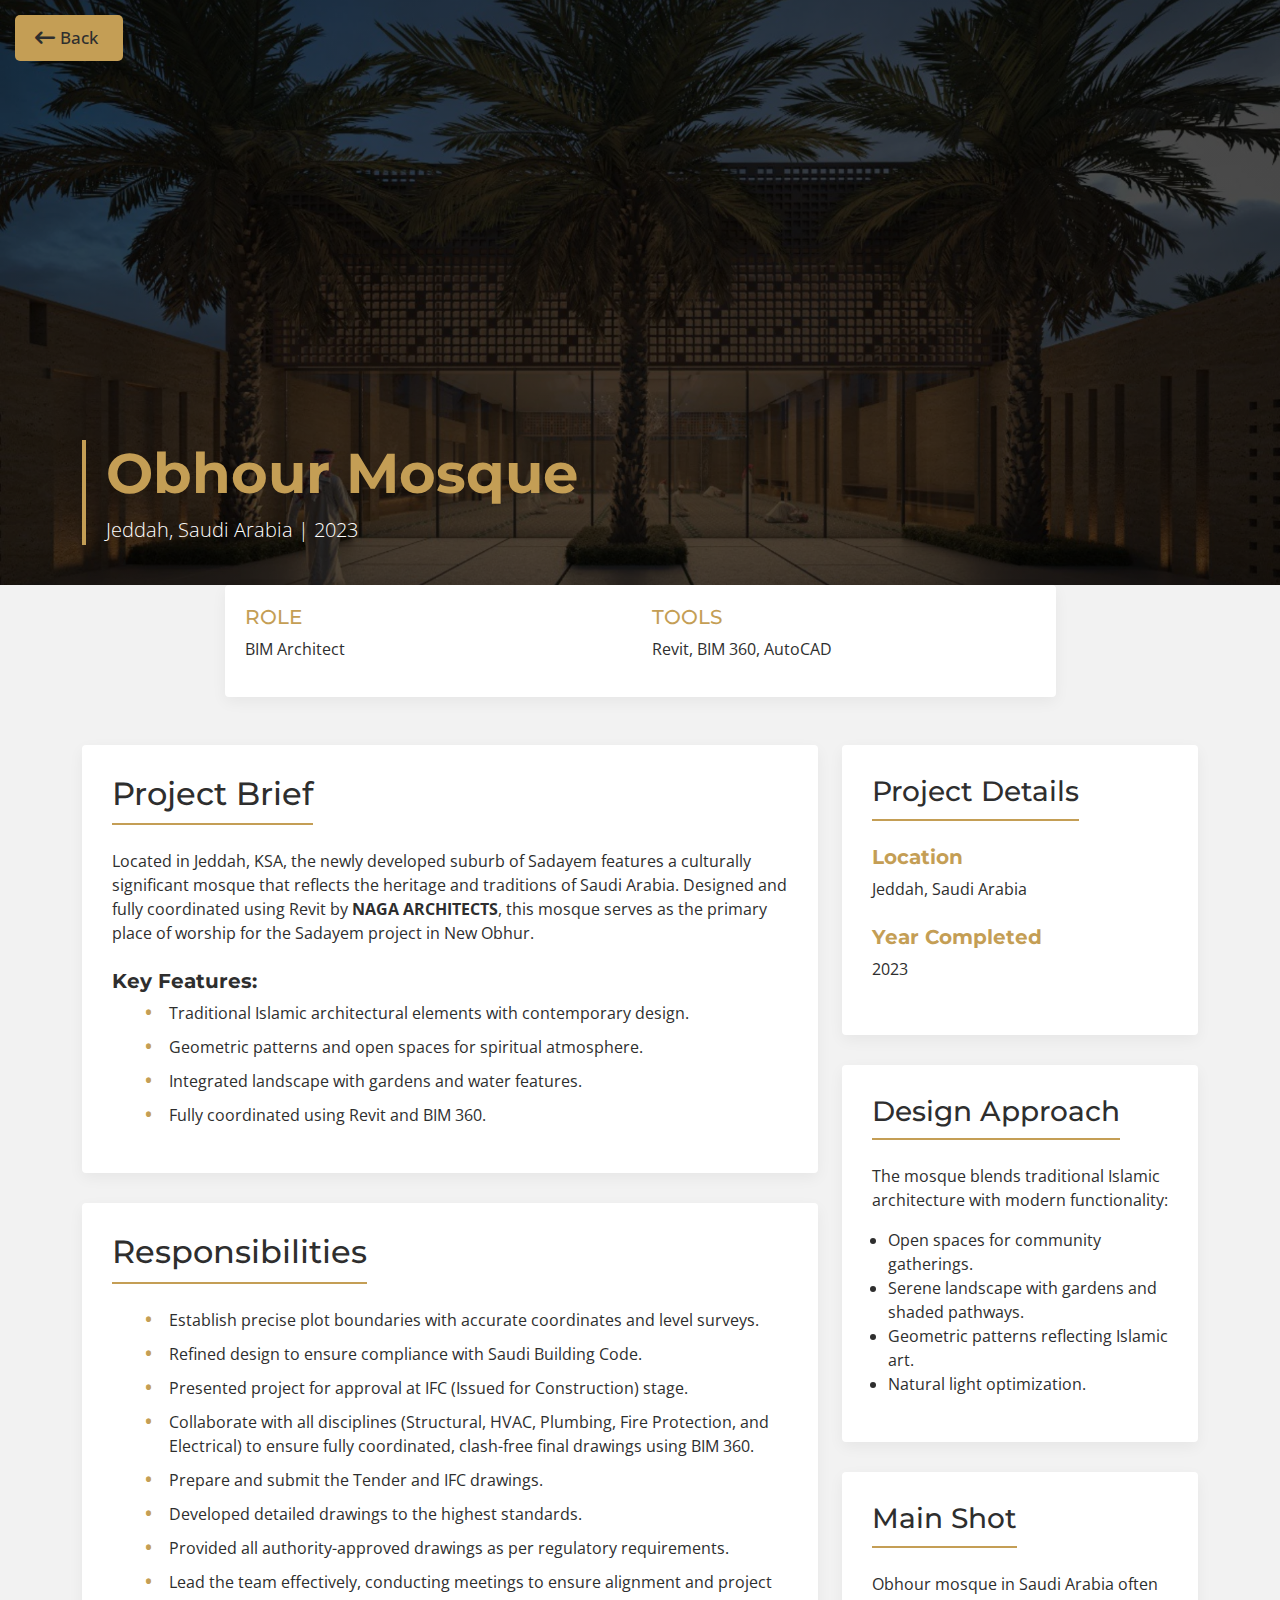
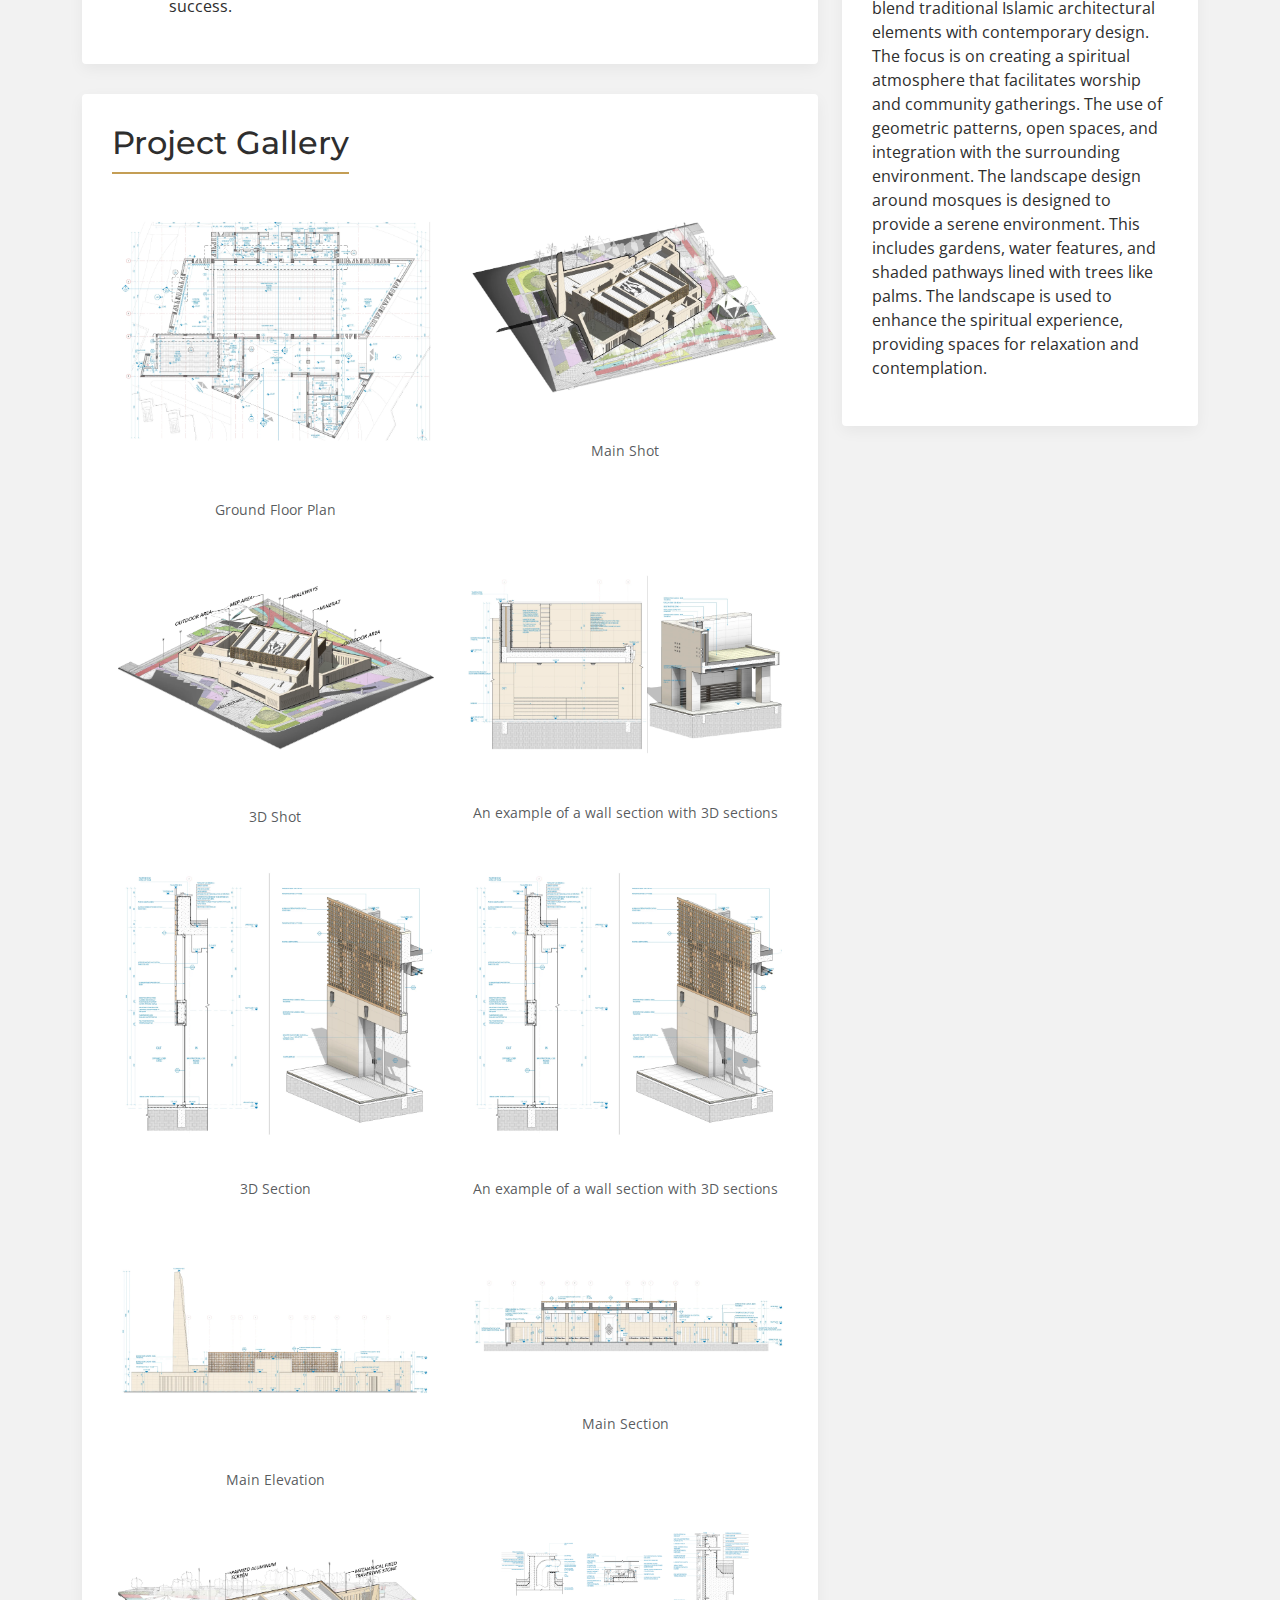
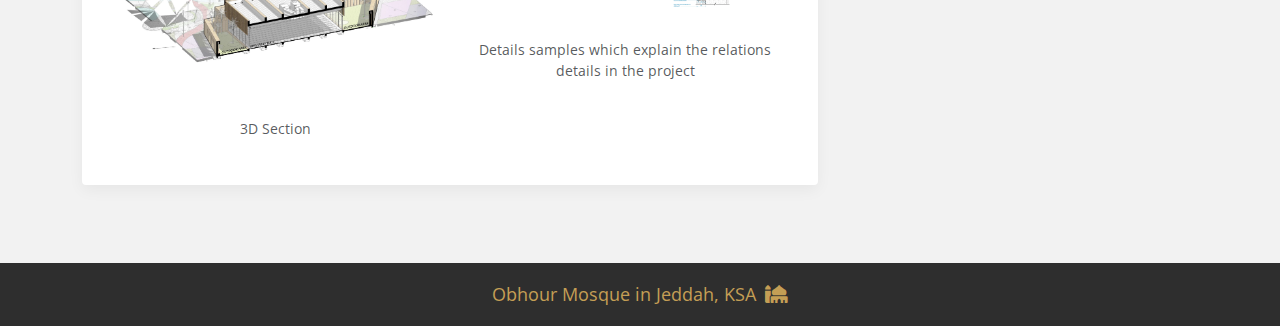
<file: project1.html>
<!DOCTYPE html>
<html lang="en">
  <head>
    <meta charset="UTF-8" />
    <meta name="viewport" content="width=device-width, initial-scale=1.0" />
    <meta
      name="description"
      content="Obhour Mosque in Jeddah, KSA - A contemporary Islamic architectural project by NAGA ARCHITECTS blending tradition with modern BIM technology"
    />
    <title>Obhour Mosque - Jeddah</title>
    <link rel="icon" href="./assets/images/icon.png" />
    <!-- font family -->
    <link
      href="https://fonts.googleapis.com/css2?family=Montserrat:ital,wght@0,100..900;1,100..900&family=Open+Sans:ital,wght@0,300..800;1,300..800&display=swap"
      rel="stylesheet"
    />
    <style>
      .project-hero {
        background: linear-gradient(rgba(0, 0, 0, 0.7), rgba(0, 0, 0, 0.7)),
          url(assets/images/project1/img3.webp) center/cover no-repeat;
        height: 65vh;
        display: flex;
        align-items: flex-end;
      }
    </style>
    <!-- fontawesome css -->
    <link rel="stylesheet" href="css/all.min.css" />
    <!-- Bootstrap 5 CSS -->
    <link rel="stylesheet" href="css/bootstrap.min.css" />
    <!-- custom css -->
    <link rel="stylesheet" href="css/projects.css" />
  </head>
  <body>
    <!-- back button -->
    <div
      class="back-btn position-fixed d-flex justify-content-center align-items-center"
    >
      <i class="fa-solid fa-arrow-left-long fs-5"></i>
      <a href="index.html">Back</a>
    </div>
    <!-- Project Hero Section -->
    <section class="project-hero">
      <div class="container">
        <div class="row">
          <div class="col-lg-8">
            <div class="project-title">
              <h1 class="display-4 fw-bold">Obhour Mosque</h1>
              <p class="lead">Jeddah, Saudi Arabia | 2023</p>
            </div>
          </div>
        </div>
      </div>
    </section>

    <!-- Project Meta -->
    <section class="container mt-n5">
      <div class="row justify-content-center">
        <div class="col-lg-9">
          <div class="project-meta">
            <div class="row">
              <div class="col-md-6 mb-3 mb-md-0">
                <h5 class="text-uppercase">Role</h5>
                <p>BIM Architect</p>
              </div>
              <div class="col-md-6">
                <h5 class="text-uppercase">Tools</h5>
                <p>Revit, BIM 360, AutoCAD</p>
              </div>
            </div>
          </div>
        </div>
      </div>
    </section>

    <!-- Project Content -->
    <section class="container py-5">
      <div class="row">
        <main class="col-lg-8">
          <!-- Brief Section -->
          <div class="project-section">
            <h2 class="section-title mb-4">Project Brief</h2>
            <p>
              Located in Jeddah, KSA, the newly developed suburb of Sadayem
              features a culturally significant mosque that reflects the
              heritage and traditions of Saudi Arabia. Designed and fully
              coordinated using Revit by <strong>NAGA ARCHITECTS</strong>, this
              mosque serves as the primary place of worship for the Sadayem
              project in New Obhur.
            </p>

            <div class="mt-4">
              <h5 class="fw-bold">Key Features:</h5>
              <ul class="responsibilities">
                <li>
                  Traditional Islamic architectural elements with contemporary
                  design.
                </li>
                <li>
                  Geometric patterns and open spaces for spiritual atmosphere.
                </li>
                <li>Integrated landscape with gardens and water features.</li>
                <li>Fully coordinated using Revit and BIM 360.</li>
              </ul>
            </div>
          </div>

          <!-- Responsibilities Section -->
          <div class="project-section">
            <h2 class="section-title mb-4">Responsibilities</h2>
            <ul class="responsibilities">
              <li>
                Establish precise plot boundaries with accurate coordinates and
                level surveys.
              </li>
              <li>
                Refined design to ensure compliance with Saudi Building Code.
              </li>
              <li>
                Presented project for approval at IFC (Issued for Construction)
                stage.
              </li>
              <li>
                Collaborate with all disciplines (Structural, HVAC, Plumbing,
                Fire Protection, and Electrical) to ensure fully coordinated,
                clash-free final drawings using BIM 360.
              </li>
              <li>Prepare and submit the Tender and IFC drawings.</li>
              <li>Developed detailed drawings to the highest standards.</li>
              <li>
                Provided all authority-approved drawings as per regulatory
                requirements.
              </li>
              <li>
                Lead the team effectively, conducting meetings to ensure
                alignment and project success.
              </li>
            </ul>
          </div>

          <!-- Gallery Section -->
          <div class="project-section">
            <h2 class="section-title mb-4">Project Gallery</h2>
            <div class="row">
              <div class="col-md-6">
                <div class="h-100">
                  <img
                    src="assets/images/project1/img4.webp"
                    alt="Obhour Mosque Ground Floor Plan"
                    class="img-fluid rounded gallery-img"
                    loading="lazy"
                  />
                  <p class="small text-muted text-center mt-2">
                    Ground Floor Plan
                  </p>
                </div>
              </div>
              <div class="col-md-6">
                <div class="h-100">
                  <img
                    src="assets/images/project1/img1.webp"
                    alt="Main Shot"
                    class="img-fluid rounded gallery-img"
                    loading="lazy"
                  />
                  <p class="small text-muted text-center mt-2">Main Shot</p>
                </div>
              </div>
              <div class="col-md-6 mt-4">
                <div class="h-100">
                  <img
                    src="assets/images/project1/img5.webp"
                    alt="Obhour Mosque 3D Visualization"
                    class="img-fluid rounded gallery-img"
                    loading="lazy"
                  />
                  <p class="small text-muted text-center mt-2">3D Shot</p>
                </div>
              </div>
              <div class="col-md-6 mt-4">
                <div class="h-100">
                  <img
                    src="assets/images/project1/img6.webp"
                    alt="An example of a wall section with 3D sections"
                    class="img-fluid rounded gallery-img"
                    loading="lazy"
                  />
                  <p class="small text-muted text-center mt-2">
                    An example of a wall section with 3D sections
                  </p>
                </div>
              </div>
              <div class="col-md-6 mt-4">
                <div class="h-100">
                  <img
                    src="assets/images/project1/img8.webp"
                    alt="Obhour Mosque 3D Visualization"
                    class="img-fluid rounded gallery-img"
                    loading="lazy"
                  />
                  <p class="small text-muted text-center mt-2">3D Section</p>
                </div>
              </div>
              <div class="col-md-6 mt-4">
                <div class="h-100">
                  <img
                    src="assets/images/project1/img8.webp"
                    alt="An example of a wall section with 3D sections"
                    class="img-fluid rounded gallery-img"
                    loading="lazy"
                  />
                  <p class="small text-muted text-center mt-2">
                    An example of a wall section with 3D sections
                  </p>
                </div>
              </div>
              <div class="col-md-6 mt-4">
                <div class="h-100">
                  <img
                    src="assets/images/project1/img9.webp"
                    alt="Obhour Mosque Main Elevation"
                    class="img-fluid rounded gallery-img"
                    loading="lazy"
                  />
                  <p class="small text-muted text-center mt-2">
                    Main Elevation
                  </p>
                </div>
              </div>
              <div class="col-md-6 mt-4">
                <div class="h-100">
                  <img
                    src="assets/images/project1/img10.webp"
                    alt="Main Section"
                    class="img-fluid rounded gallery-img"
                    loading="lazy"
                  />
                  <p class="small text-muted text-center mt-2">Main Section</p>
                </div>
              </div>
              <div class="col-md-6 mt-4">
                <div class="h-100">
                  <img
                    src="assets/images/project1/img11.webp"
                    alt="3D Section"
                    class="img-fluid rounded gallery-img"
                    loading="lazy"
                  />
                  <p class="small text-muted text-center mt-2">3D Section</p>
                </div>
              </div>
              <div class="col-md-6 mt-4">
                <div class="h-100 text-center">
                  <img
                    src="assets/images/project1/img12.webp"
                    alt="3D Section"
                    class="w-25 rounded gallery-img"
                    loading="lazy"
                  />
                  <img
                    src="assets/images/project1/img13.webp"
                    alt="3D Section"
                    class="w-25 rounded gallery-img"
                    loading="lazy"
                  />
                  <img
                    src="assets/images/project1/img14.webp"
                    alt="3D Section"
                    class="w-25 rounded gallery-img"
                    loading="lazy"
                  />
                  <p class="small text-muted text-center mt-2">
                    Details samples which explain the relations details in the
                    project
                  </p>
                </div>
              </div>
            </div>
          </div>
        </main>

        <!-- Sidebar -->
        <aside class="col-lg-4">
          <div class="project-section">
            <h3 class="section-title mb-4">Project Details</h3>
            <div class="mb-4">
              <h5 class="fw-bold">Location</h5>
              <p>Jeddah, Saudi Arabia</p>
            </div>
            <div class="mb-4">
              <h5 class="fw-bold">Year Completed</h5>
              <p>2023</p>
            </div>
          </div>
          <div class="project-section">
            <h3 class="section-title mb-4">Design Approach</h3>
            <p>
              The mosque blends traditional Islamic architecture with modern
              functionality:
            </p>
            <ul class="ps-3">
              <li>Open spaces for community gatherings.</li>
              <li>Serene landscape with gardens and shaded pathways.</li>
              <li>Geometric patterns reflecting Islamic art.</li>
              <li>Natural light optimization.</li>
            </ul>
          </div>
          <div class="project-section">
            <h3 class="section-title mb-4">Main Shot</h3>
            <p>
              Obhour mosque in Saudi Arabia often blend traditional Islamic
              architectural elements with contemporary design. The focus is on
              creating a spiritual atmosphere that facilitates worship and
              community gatherings. The use of geometric patterns, open spaces,
              and integration with the surrounding environment. The landscape
              design around mosques is designed to provide a serene environment.
              This includes gardens, water features, and shaded pathways lined
              with trees like palms. The landscape is used to enhance the
              spiritual experience, providing spaces for relaxation and
              contemplation.
            </p>
          </div>
        </aside>
      </div>
    </section>

    <!-- start project footer -->
    <footer>
      <div class="text-center py-2">
        <a href="#"
          >Obhour Mosque in Jeddah, KSA <i class="fa-solid fa-mosque ms-1"></i
        ></a>
      </div>
    </footer>
    <!-- start project footer -->

    <!-- Bootstrap 5 JS -->
    <script src="js/bootstrap.bundle.min.js"></script>
  </body>
</html>
</file>
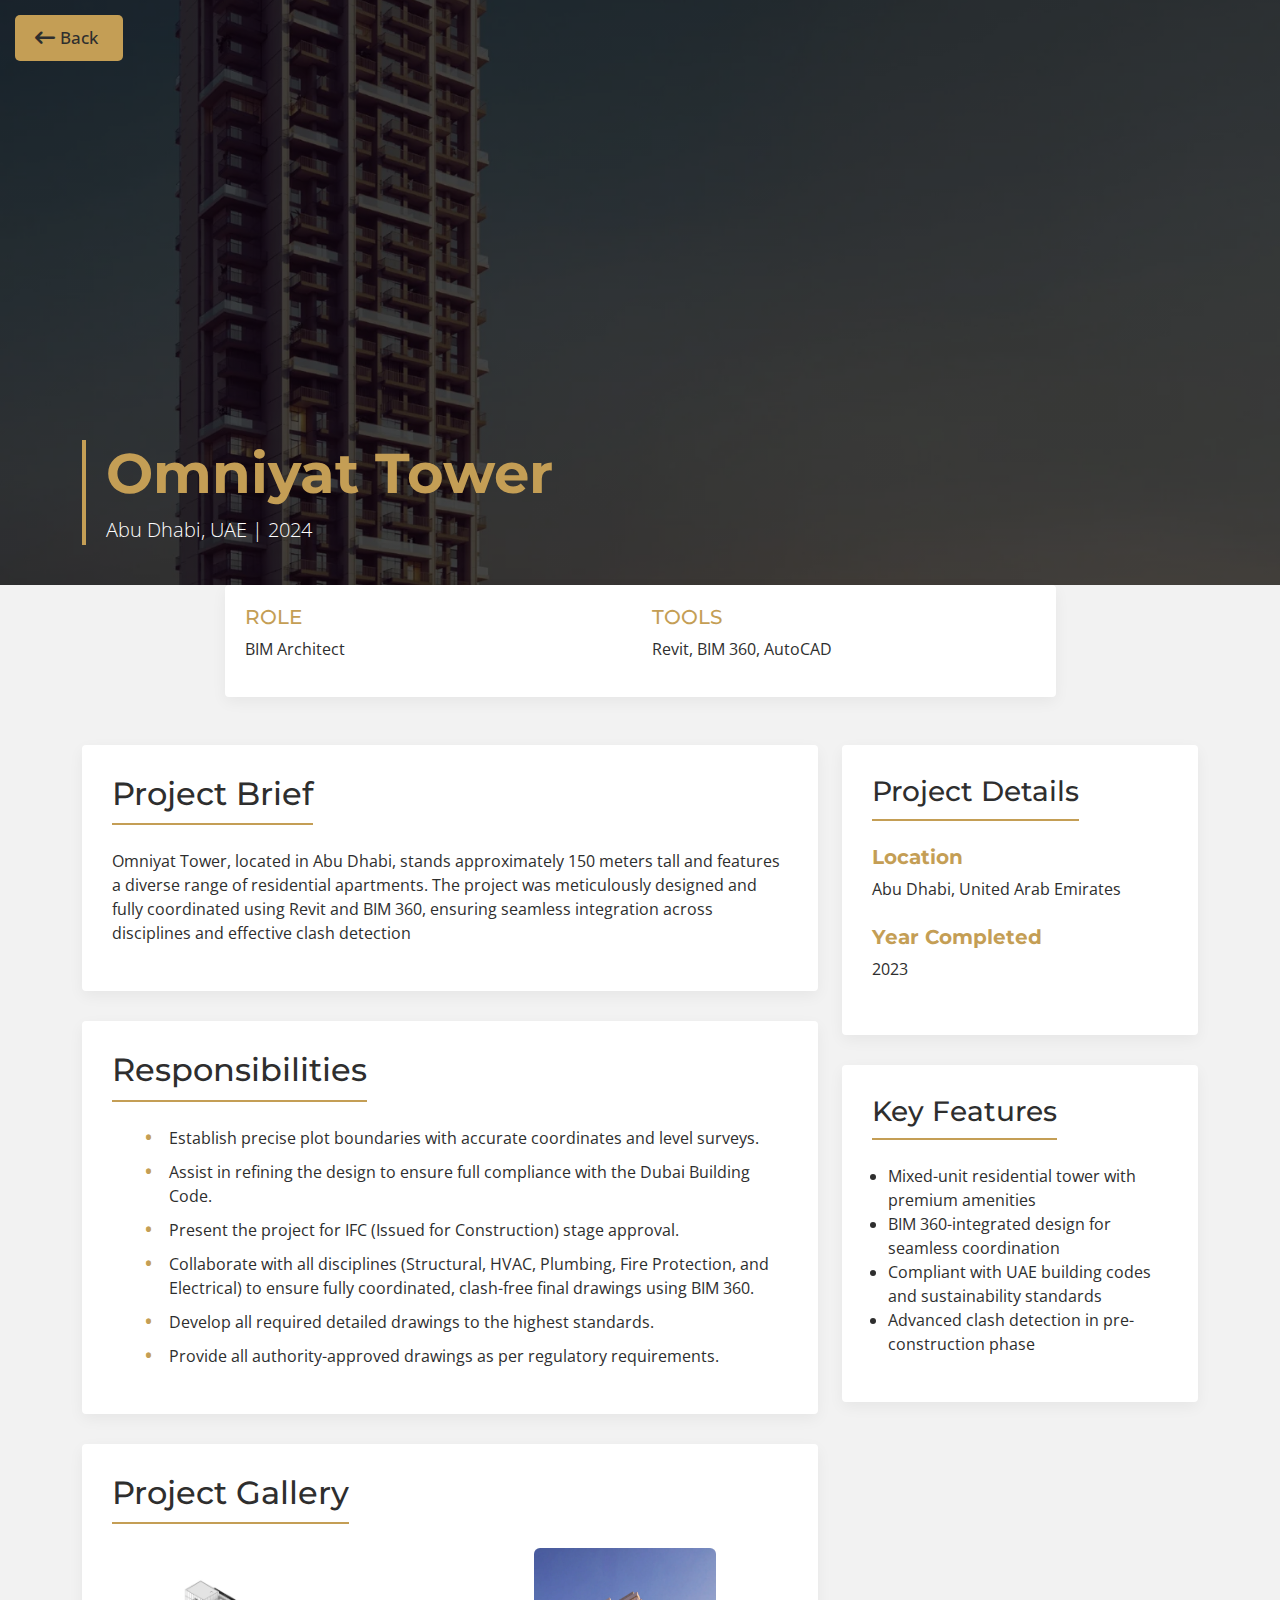
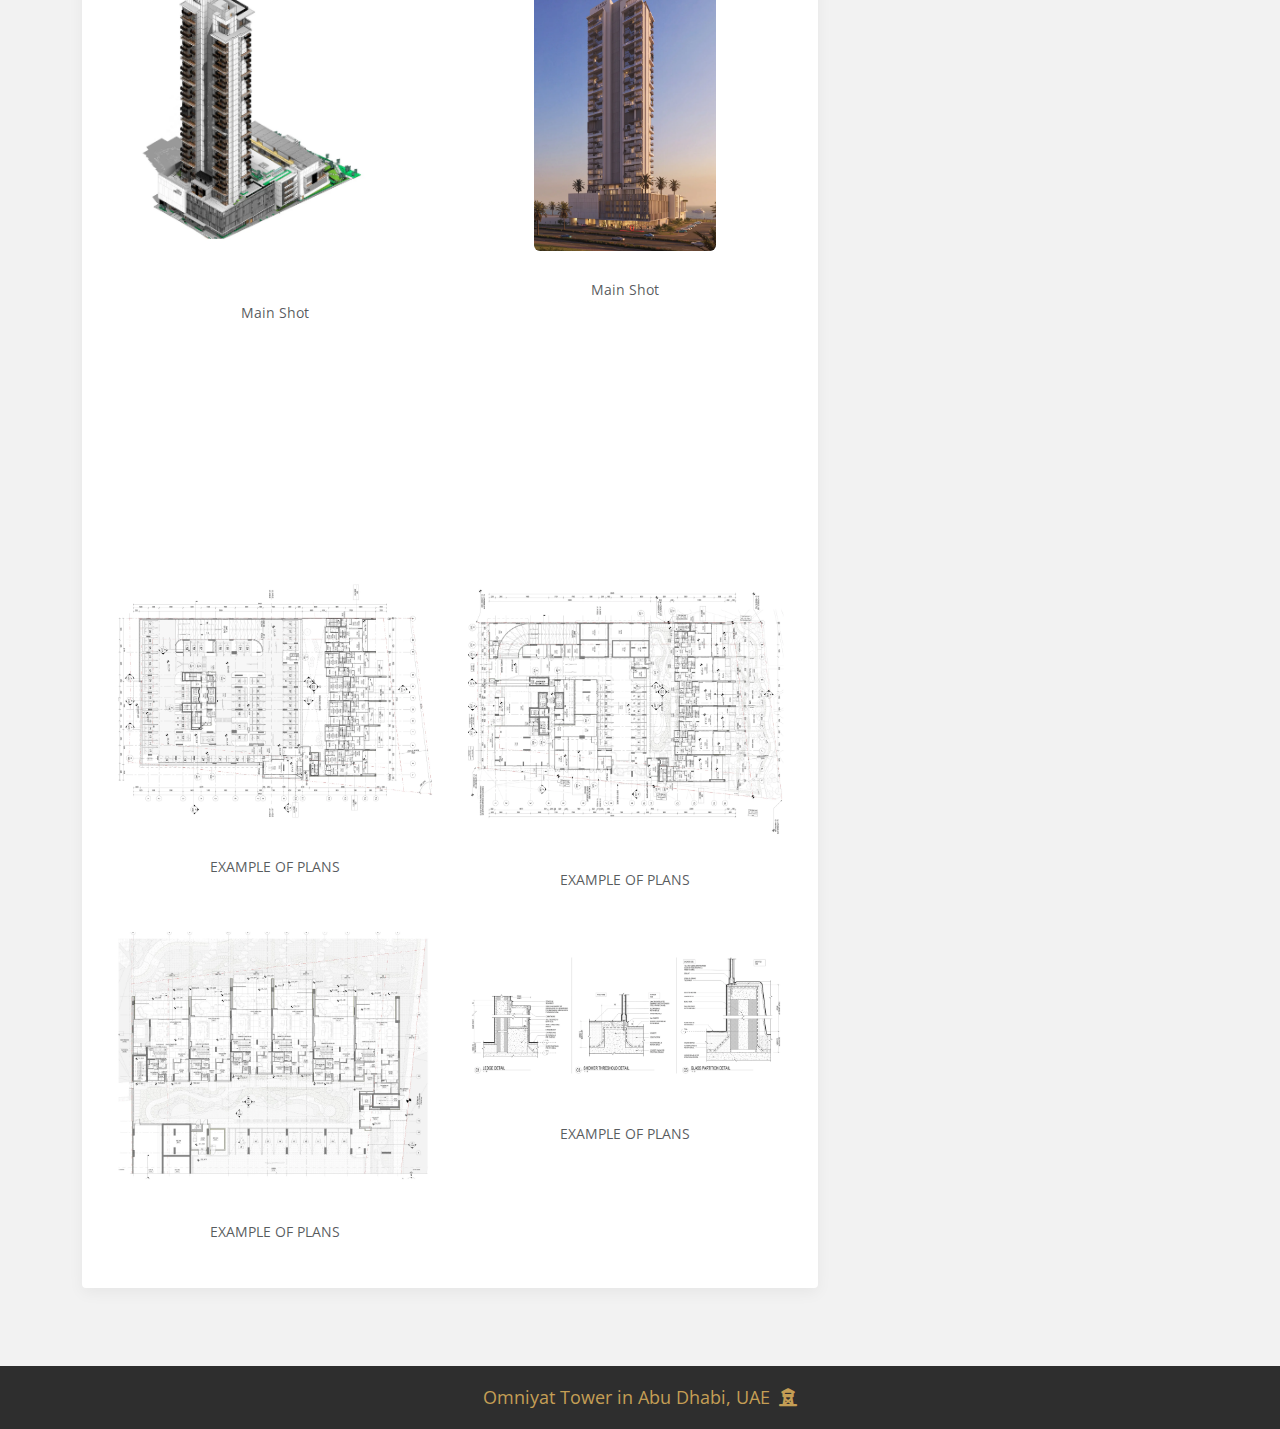
<file: project2.html>
<!DOCTYPE html>
<html lang="en">
  <head>
    <meta charset="UTF-8" />
    <meta name="viewport" content="width=device-width, initial-scale=1.0" />
    <meta
      name="description"
      content="Omniyat Tower in Abu Dhabi - A 150m residential high-rise designed with BIM 360 technology by NAGA ARCHITECTS"
    />
    <title>Omniyat tower in UAE</title>
    <link rel="icon" href="./assets/images/icon.png" />
    <!-- font family -->
    <link
      href="https://fonts.googleapis.com/css2?family=Montserrat:ital,wght@0,100..900;1,100..900&family=Open+Sans:ital,wght@0,300..800;1,300..800&display=swap"
      rel="stylesheet"
    />
    <style>
      .project-hero {
        background: linear-gradient(rgba(0, 0, 0, 0.7), rgba(0, 0, 0, 0.7)),
          url(assets/images/project2/img2.webp) center/cover no-repeat;
        height: 65vh;
        display: flex;
        align-items: flex-end;
      }
    </style>
    <!-- fontawesome css -->
    <link rel="stylesheet" href="css/all.min.css" />
    <!-- Bootstrap 5 CSS -->
    <link rel="stylesheet" href="css/bootstrap.min.css" />
    <!-- custom css -->
    <link rel="stylesheet" href="css/projects.css" />
  </head>
  <body>
    <!-- back button -->
    <div
      class="back-btn position-fixed d-flex justify-content-center align-items-center"
    >
      <i class="fa-solid fa-arrow-left-long fs-5"></i>
      <a href="index.html">Back</a>
    </div>
    <!-- Project Hero Section -->
    <section class="project-hero">
      <div class="container">
        <div class="row">
          <div class="col-lg-8">
            <div class="project-title">
              <h1 class="display-4 fw-bold">Omniyat Tower</h1>
              <p class="lead">Abu Dhabi, UAE | 2024</p>
            </div>
          </div>
        </div>
      </div>
    </section>

    <!-- Project Meta -->
    <section class="container mt-n5">
      <div class="row justify-content-center">
        <div class="col-lg-9">
          <div class="project-meta">
            <div class="row">
              <div class="col-md-6 mb-3 mb-md-0">
                <h5 class="text-uppercase">Role</h5>
                <p>BIM Architect</p>
              </div>
              <div class="col-md-6">
                <h5 class="text-uppercase">Tools</h5>
                <p>Revit, BIM 360, AutoCAD</p>
              </div>
            </div>
          </div>
        </div>
      </div>
    </section>

    <!-- Project Content -->
    <section class="container py-5">
      <div class="row">
        <main class="col-lg-8">
          <!-- Brief Section -->
          <div class="project-section">
            <h2 class="section-title mb-4">Project Brief</h2>
            <p>
              Omniyat Tower, located in Abu Dhabi, stands approximately 150
              meters tall and features a diverse range of residential
              apartments. The project was meticulously designed and fully
              coordinated using Revit and BIM 360, ensuring seamless integration
              across disciplines and effective clash detection
            </p>
          </div>

          <!-- Responsibilities Section -->
          <div class="project-section">
            <h2 class="section-title mb-4">Responsibilities</h2>
            <ul class="responsibilities">
              <li>
                Establish precise plot boundaries with accurate coordinates and
                level surveys.
              </li>
              <li>
                Assist in refining the design to ensure full compliance with the
                Dubai Building Code.
              </li>
              <li>
                Present the project for IFC (Issued for Construction) stage
                approval.
              </li>
              <li>
                Collaborate with all disciplines (Structural, HVAC, Plumbing,
                Fire Protection, and Electrical) to ensure fully coordinated,
                clash-free final drawings using BIM 360.
              </li>
              <li>
                Develop all required detailed drawings to the highest standards.
              </li>
              <li>
                Provide all authority-approved drawings as per regulatory
                requirements.
              </li>
            </ul>
          </div>

          <!-- Gallery Section -->
          <div class="project-section">
            <h2 class="section-title mb-4">Project Gallery</h2>
            <div class="row">
              <div class="col-md-6">
                <img
                  src="assets/images/project2/img1.webp"
                  alt="Omniyat Tower Floor Plan"
                  class="img-fluid rounded gallery-img"
                  loading="lazy"
                />
                <p class="small text-muted text-center mt-2">Main Shot</p>
              </div>
              <div class="col-md-6 text-center">
                <img
                  src="assets/images/project2/img7.webp"
                  alt="Omniyat Tower Floor Plan"
                  class="img-fluid h-50 rounded gallery-img"
                  loading="lazy"
                />
                <p class="small text-muted text-center mt-2">Main Shot</p>
              </div>
              <div class="col-md-6 mt-4">
                <img
                  src="assets/images/project2/img3.webp"
                  alt="Omniyat Tower Elevation"
                  class="img-fluid rounded gallery-img"
                  loading="lazy"
                />
                <p class="small text-muted text-center mt-2">
                  EXAMPLE OF PLANS
                </p>
              </div>
              <div class="col-md-6 mt-4">
                <img
                  src="assets/images/project2/img4.webp"
                  alt="Omniyat Tower Elevation"
                  class="img-fluid rounded gallery-img"
                  loading="lazy"
                />
                <p class="small text-muted text-center mt-2">
                  EXAMPLE OF PLANS
                </p>
              </div>
              <div class="col-md-6 mt-4">
                <img
                  src="assets/images/project2/img5.webp"
                  alt="Omniyat Tower Elevation"
                  class="img-fluid rounded gallery-img"
                  loading="lazy"
                />
                <p class="small text-muted text-center mt-2">
                  EXAMPLE OF PLANS
                </p>
              </div>
              <div class="col-md-6 mt-4">
                <img
                  src="assets/images/project2/img6.webp"
                  alt="Omniyat Tower Elevation"
                  class="img-fluid rounded gallery-img"
                  loading="lazy"
                />
                <p class="small text-muted text-center mt-2">
                  EXAMPLE OF PLANS
                </p>
              </div>
            </div>
          </div>
        </main>

        <!-- Sidebar -->
        <aside class="col-lg-4">
          <div class="project-section">
            <h3 class="section-title mb-4">Project Details</h3>
            <div class="mb-4">
              <h5 class="fw-bold">Location</h5>
              <p>Abu Dhabi, United Arab Emirates</p>
            </div>
            <div class="mb-4">
              <h5 class="fw-bold">Year Completed</h5>
              <p>2023</p>
            </div>
          </div>

          <div class="project-section">
            <h3 class="section-title mb-4">Key Features</h3>
            <ul class="ps-3">
              <li>Mixed-unit residential tower with premium amenities</li>
              <li>BIM 360-integrated design for seamless coordination</li>
              <li>
                Compliant with UAE building codes and sustainability standards
              </li>
              <li>Advanced clash detection in pre-construction phase</li>
            </ul>
          </div>
        </aside>
      </div>
    </section>

    <!-- start project footer -->
    <footer>
      <div class="text-center py-2">
        <a href="#"
          >Omniyat Tower in Abu Dhabi, UAE <i class="fa-solid fa-tower-observation ms-1"></i></a>
      </div>
    </footer>
    <!-- start project footer -->

    <!-- Bootstrap 5 JS -->
    <script src="js/bootstrap.bundle.min.js"></script>
  </body>
</html>
</file>
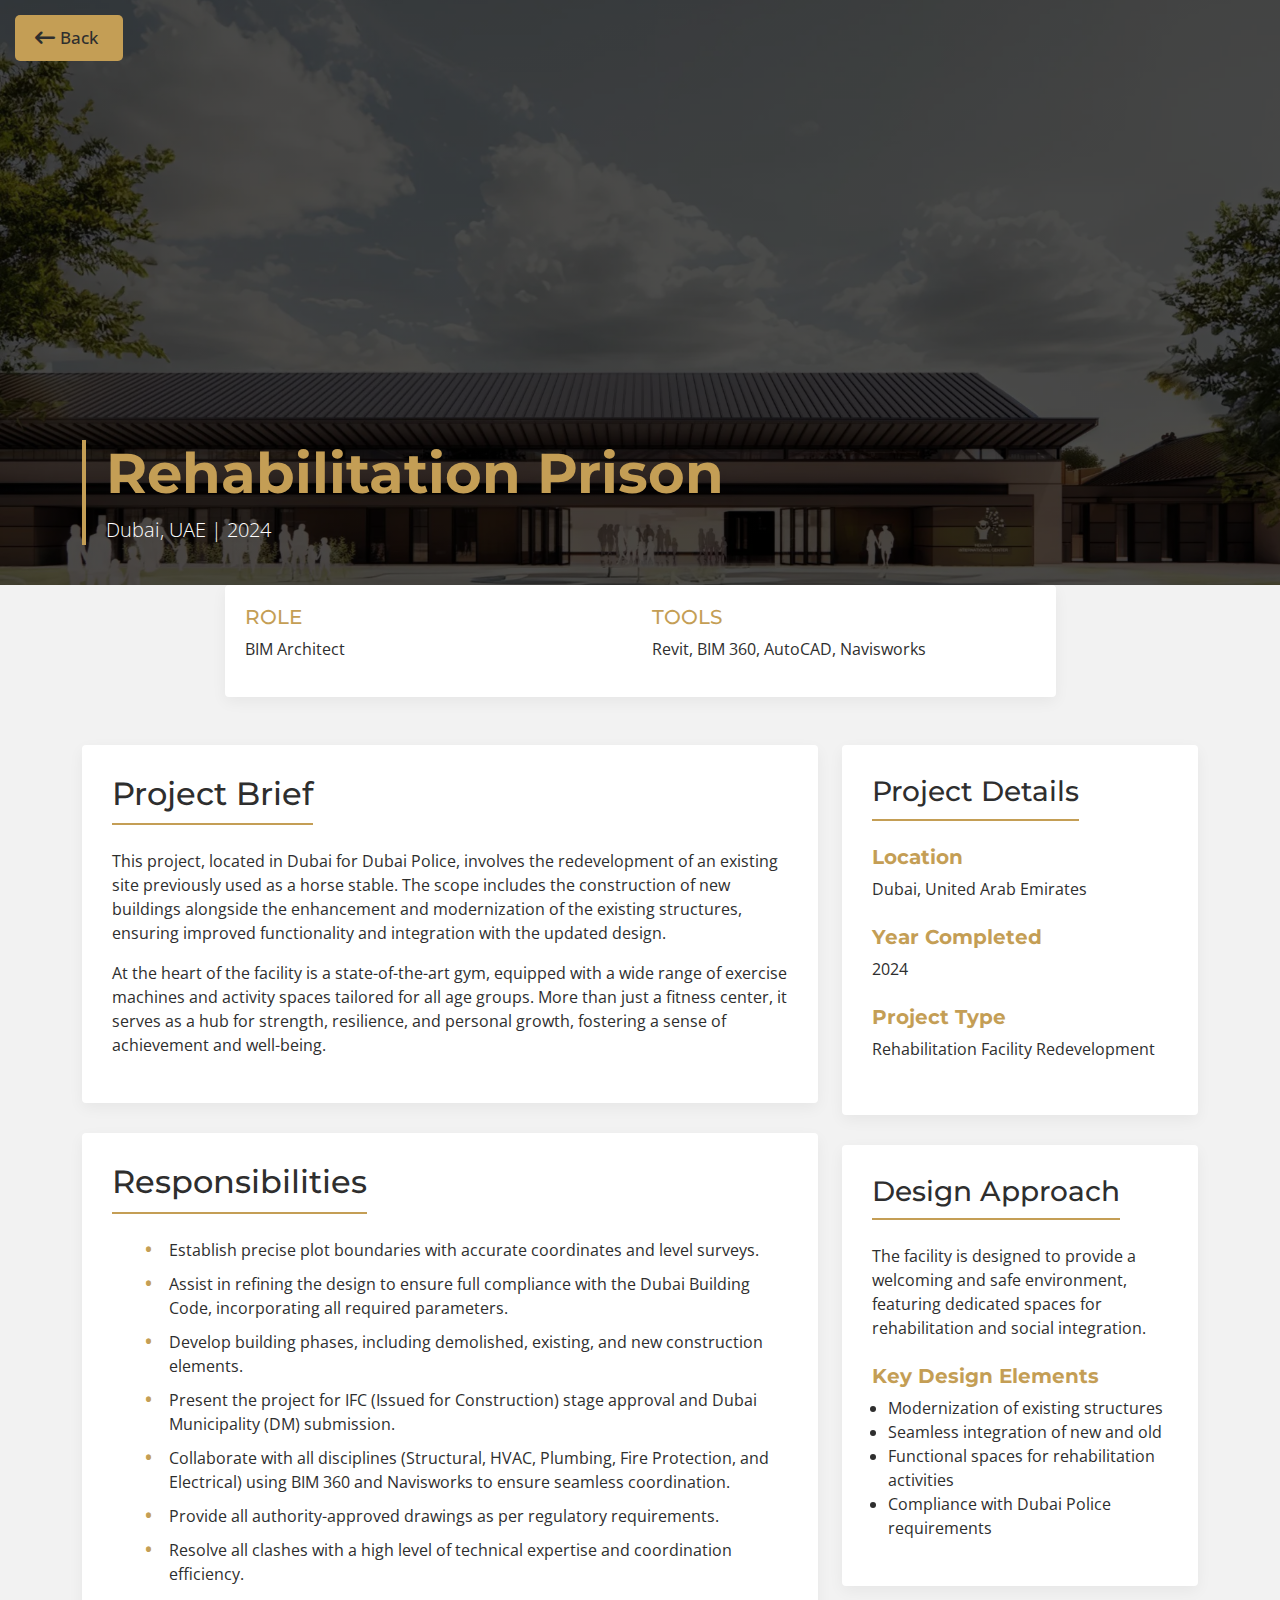
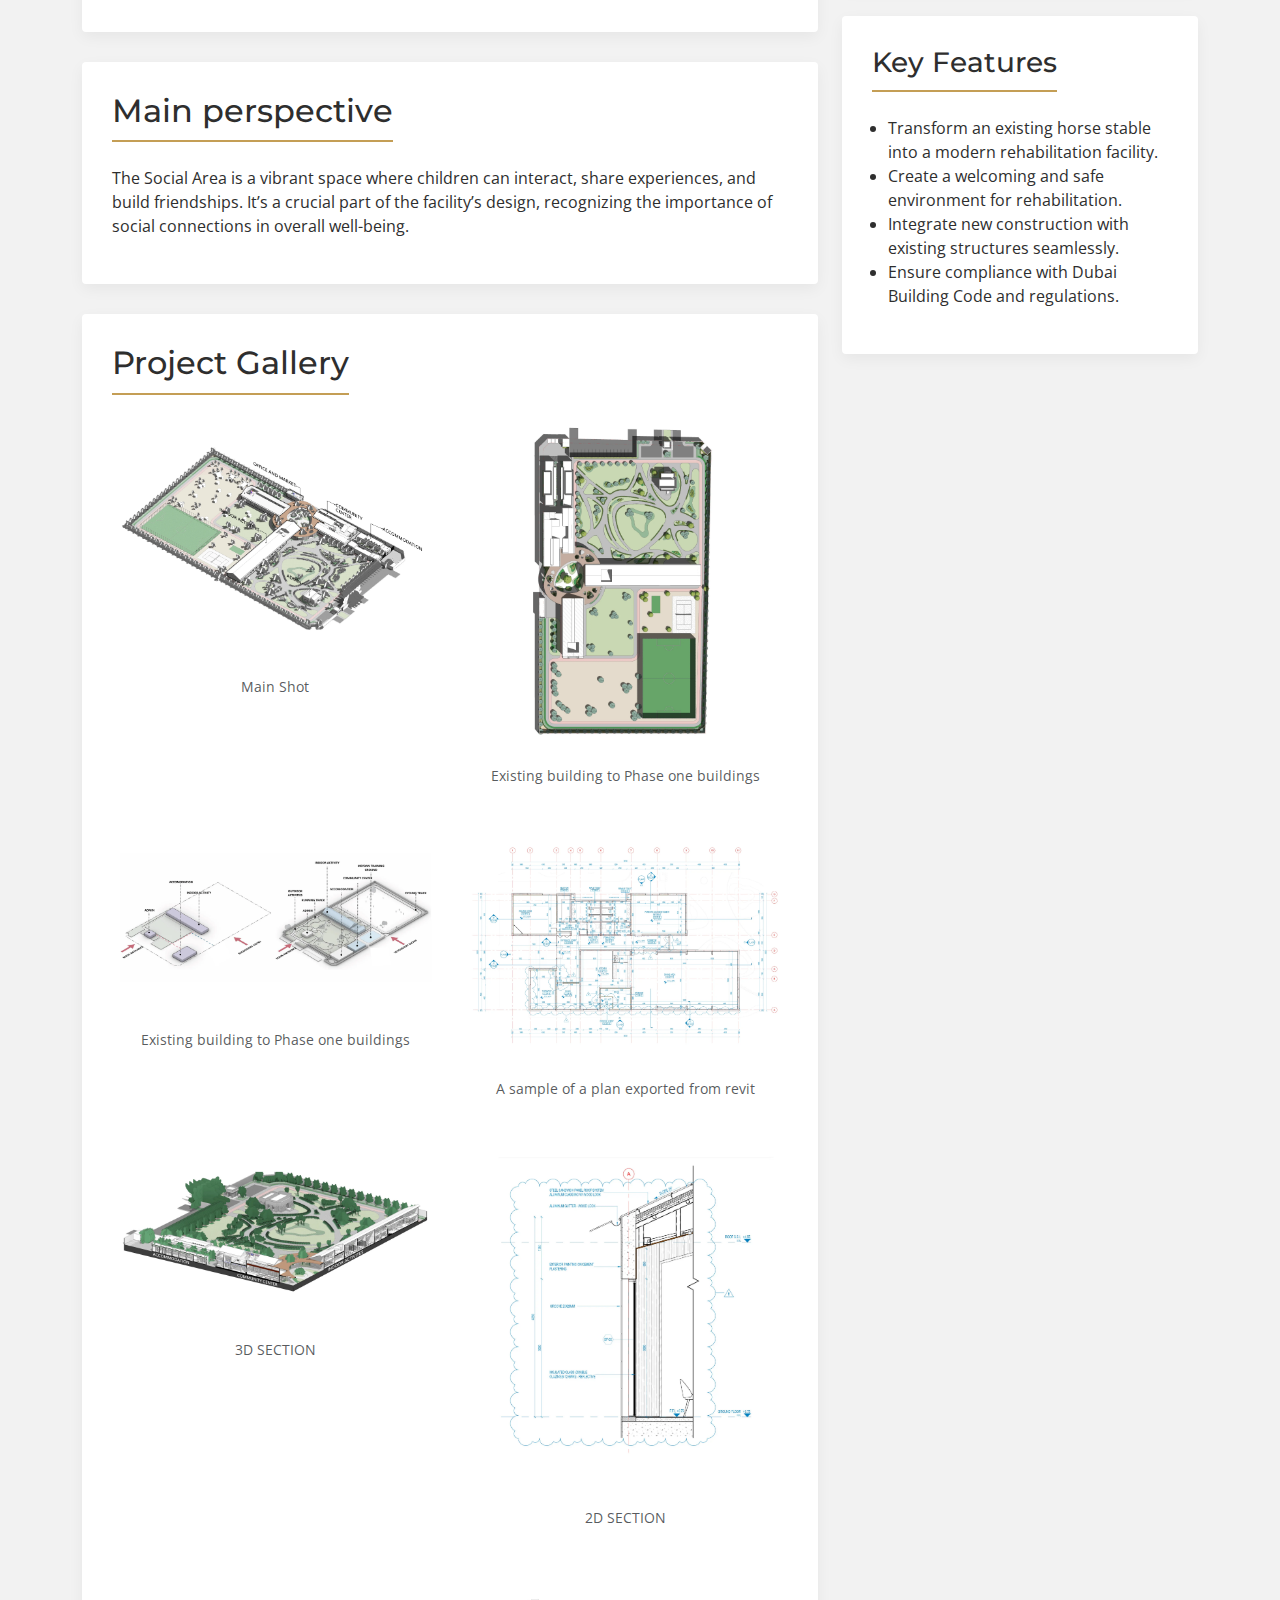
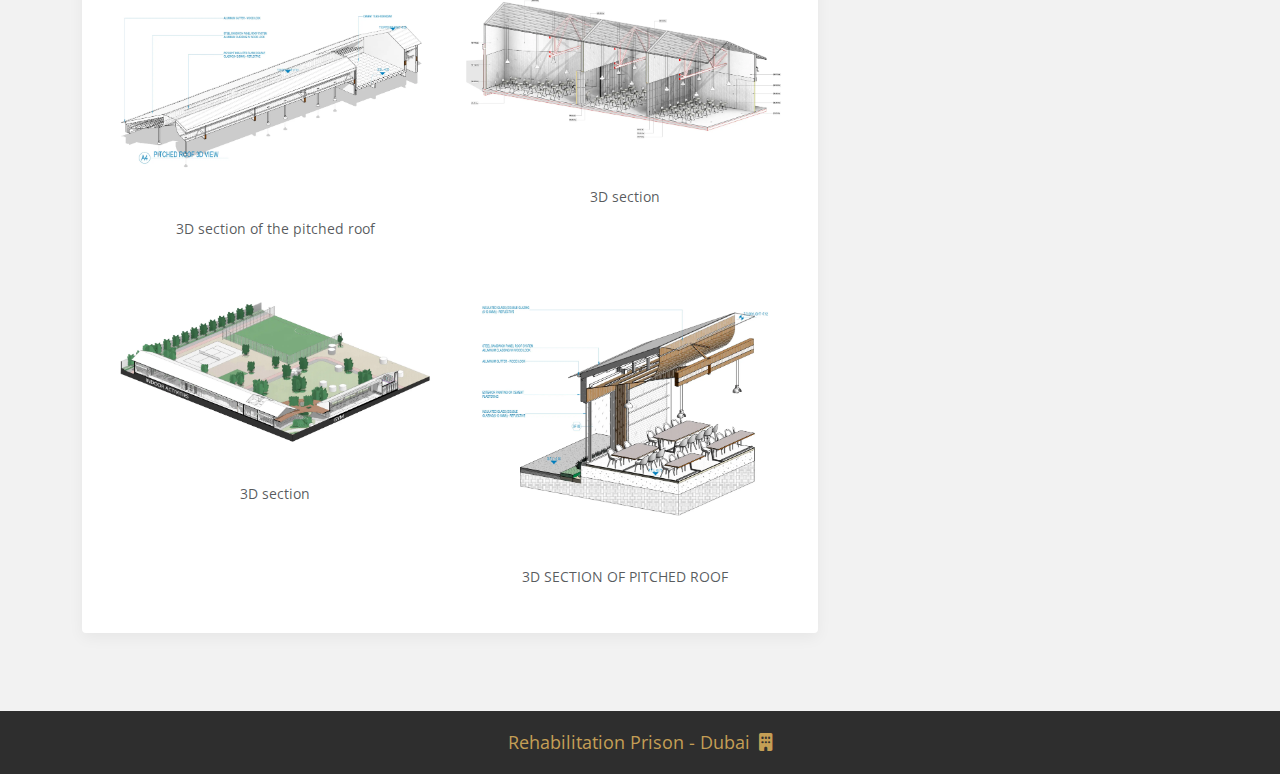
<file: project3.html>
<!DOCTYPE html>
<html lang="en">
  <head>
    <meta charset="UTF-8" />
    <meta name="viewport" content="width=device-width, initial-scale=1.0" />
    <meta
      name="description"
      content="Rehabilitation Prison project in Dubai - Redevelopment of existing structures with modern facilities for Dubai Police"
    />
    <title>Rehabilitation Prison - Dubai</title>
    <link rel="icon" href="./assets/images/icon.png" />
    <!-- font family -->
    <link
      href="https://fonts.googleapis.com/css2?family=Montserrat:ital,wght@0,100..900;1,100..900&family=Open+Sans:ital,wght@0,300..800;1,300..800&display=swap"
      rel="stylesheet"
    />
    <style>
      .project-hero {
        background: linear-gradient(rgba(0, 0, 0, 0.7), rgba(0, 0, 0, 0.7)),
          url(assets/images/project3/img2.webp) center/cover no-repeat;
        height: 65vh;
        display: flex;
        align-items: flex-end;
      }
    </style>
    <!-- fontawesome css -->
    <link rel="stylesheet" href="css/all.min.css" />
    <!-- Bootstrap 5 CSS -->
    <link rel="stylesheet" href="css/bootstrap.min.css" />
    <!-- custom css -->
    <link rel="stylesheet" href="css/projects.css" />
  </head>
  <body>
    <!-- back button -->
    <div
      class="back-btn position-fixed d-flex justify-content-center align-items-center"
    >
      <i class="fa-solid fa-arrow-left-long fs-5"></i>
      <a href="index.html">Back</a>
    </div>

    <!-- Project Hero Section -->
    <section class="project-hero">
      <div class="container">
        <div class="row">
          <div class="col-lg-8">
            <div class="project-title">
              <h1 class="display-4 fw-bold">Rehabilitation Prison</h1>
              <p class="lead">Dubai, UAE | 2024</p>
            </div>
          </div>
        </div>
      </div>
    </section>

    <!-- Project Meta -->
    <section class="container mt-n5">
      <div class="row justify-content-center">
        <div class="col-lg-9">
          <div class="project-meta">
            <div class="row">
              <div class="col-md-6 mb-3 mb-md-0">
                <h5 class="text-uppercase">Role</h5>
                <p>BIM Architect</p>
              </div>
              <div class="col-md-6">
                <h5 class="text-uppercase">Tools</h5>
                <p>Revit, BIM 360, AutoCAD, Navisworks</p>
              </div>
            </div>
          </div>
        </div>
      </div>
    </section>

    <!-- Project Content -->
    <section class="container py-5">
      <div class="row">
        <main class="col-lg-8">
          <!-- Brief Section -->
          <div class="project-section">
            <h2 class="section-title mb-4">Project Brief</h2>
            <p>
              This project, located in Dubai for Dubai Police, involves the
              redevelopment of an existing site previously used as a horse
              stable. The scope includes the construction of new buildings
              alongside the enhancement and modernization of the existing
              structures, ensuring improved functionality and integration with
              the updated design.
            </p>
            <p>
              At the heart of the facility is a state-of-the-art gym, equipped
              with a wide range of exercise machines and activity spaces
              tailored for all age groups. More than just a fitness center, it
              serves as a hub for strength, resilience, and personal growth,
              fostering a sense of achievement and well-being.
            </p>
          </div>

          <!-- Responsibilities Section -->
          <div class="project-section">
            <h2 class="section-title mb-4">Responsibilities</h2>
            <ul class="responsibilities">
              <li>
                Establish precise plot boundaries with accurate coordinates and
                level surveys.
              </li>
              <li>
                Assist in refining the design to ensure full compliance with the
                Dubai Building Code, incorporating all required parameters.
              </li>
              <li>
                Develop building phases, including demolished, existing, and new
                construction elements.
              </li>
              <li>
                Present the project for IFC (Issued for Construction) stage
                approval and Dubai Municipality (DM) submission.
              </li>
              <li>
                Collaborate with all disciplines (Structural, HVAC, Plumbing,
                Fire Protection, and Electrical) using BIM 360 and Navisworks to
                ensure seamless coordination.
              </li>
              <li>
                Provide all authority-approved drawings as per regulatory
                requirements.
              </li>
              <li>
                Resolve all clashes with a high level of technical expertise and
                coordination efficiency.
              </li>
            </ul>
          </div>

          <!-- main perspective section -->
          <div class="project-section">
            <h2 class="section-title mb-4">Main perspective</h2>
            <p>
              The Social Area is a vibrant space where children can interact,
              share experiences, and build friendships. It’s a crucial part of
              the facility’s design, recognizing the importance of social
              connections in overall well-being.
            </p>
          </div>

          <!-- Gallery Section -->
          <div class="project-section">
            <h2 class="section-title mb-4">Project Gallery</h2>
            <div class="row">
              <div class="col-md-6">
                <div class="gallery-img">
                  <img
                    src="assets/images/project3/img4.webp"
                    alt="Rehabilitation Prison Overview"
                    class="img-fluid"
                    loading="lazy"
                  />
                </div>
                <p class="small text-muted text-center mt-2">Main Shot</p>
              </div>
              <div class="col-md-6">
                <div class="gallery-img">
                  <img
                    src="assets/images/project3/img5.webp"
                    alt="Rehabilitation Prison Overview"
                    class="img-fluid"
                    loading="lazy"
                  />
                </div>
                <p class="small text-muted text-center mt-2">
                  Existing building to Phase one buildings
                </p>
              </div>
              <div class="col-md-6 mt-4">
                <div class="gallery-img">
                  <img
                    src="assets/images/project3/img6.webp"
                    alt="Rehabilitation Prison Overview"
                    class="img-fluid"
                    loading="lazy"
                  />
                </div>
                <p class="small text-muted text-center mt-2">
                  Existing building to Phase one buildings
                </p>
              </div>
              <div class="col-md-6 mt-4">
                <div class="gallery-img">
                  <img
                    src="assets/images/project3/img7.webp"
                    alt="Rehabilitation Prison Overview"
                    class="img-fluid"
                    loading="lazy"
                  />
                </div>
                <p class="small text-muted text-center mt-2">
                  A sample of a plan exported from revit
                </p>
              </div>
              <div class="col-md-6 mt-4">
                <div class="gallery-img">
                  <img
                    src="assets/images/project3/img8.webp"
                    alt="Rehabilitation Prison Overview"
                    class="img-fluid"
                    loading="lazy"
                  />
                </div>
                <p class="small text-muted text-center mt-2">3D SECTION</p>
              </div>
              <div class="col-md-6 mt-4">
                <div class="gallery-img">
                  <img
                    src="assets/images/project3/img9.webp"
                    alt="Rehabilitation Prison Overview"
                    class="img-fluid"
                    loading="lazy"
                  />
                </div>
                <p class="small text-muted text-center mt-2">2D SECTION</p>
              </div>
              <div class="col-md-6 mt-4">
                <div class="gallery-img">
                  <img
                    src="assets/images/project3/img10.webp"
                    alt="Rehabilitation Prison Overview"
                    class="img-fluid"
                    loading="lazy"
                  />
                </div>
                <p class="small text-muted text-center mt-2">
                  3D section of the pitched roof
                </p>
              </div>
              <div class="col-md-6 mt-4">
                <div class="gallery-img">
                  <img
                    src="assets/images/project3/img11.webp"
                    alt="Rehabilitation Prison Overview"
                    class="img-fluid"
                    loading="lazy"
                  />
                </div>
                <p class="small text-muted text-center mt-2">3D section</p>
              </div>
              <div class="col-md-6 mt-4">
                <div class="gallery-img">
                  <img
                    src="assets/images/project3/img12.webp"
                    alt="Rehabilitation Prison Overview"
                    class="img-fluid"
                    loading="lazy"
                  />
                </div>
                <p class="small text-muted text-center mt-2">3D section</p>
              </div>
              <div class="col-md-6 mt-4">
                <div class="gallery-img">
                  <img
                    src="assets/images/project3/img13.webp"
                    alt="Rehabilitation Prison Overview"
                    class="img-fluid"
                    loading="lazy"
                  />
                </div>
                <p class="small text-muted text-center mt-2">
                  3D SECTION OF PITCHED ROOF
                </p>
              </div>
            </div>
          </div>
        </main>

        <!-- Sidebar -->
        <aside class="col-lg-4">
          <div class="project-section">
            <h3 class="section-title mb-4">Project Details</h3>
            <div class="mb-4">
              <h5 class="fw-bold">Location</h5>
              <p>Dubai, United Arab Emirates</p>
            </div>
            <div class="mb-4">
              <h5 class="fw-bold">Year Completed</h5>
              <p>2024</p>
            </div>
            <div class="mb-4">
              <h5 class="fw-bold">Project Type</h5>
              <p>Rehabilitation Facility Redevelopment</p>
            </div>
          </div>

          <div class="project-section">
            <h3 class="section-title mb-4">Design Approach</h3>
            <p>
              The facility is designed to provide a welcoming and safe
              environment, featuring dedicated spaces for rehabilitation and
              social integration.
            </p>

            <div class="mt-4">
              <h5 class="fw-bold">Key Design Elements</h5>
              <ul class="ps-3">
                <li>Modernization of existing structures</li>
                <li>Seamless integration of new and old</li>
                <li>Functional spaces for rehabilitation activities</li>
                <li>Compliance with Dubai Police requirements</li>
              </ul>
            </div>
          </div>

          <div class="project-section">
            <h3 class="section-title mb-4">Key Features</h3>
            <ul class="ps-3">
              <li>
                Transform an existing horse stable into a modern rehabilitation
                facility.
              </li>
              <li>
                Create a welcoming and safe environment for rehabilitation.
              </li>
              <li>
                Integrate new construction with existing structures seamlessly.
              </li>
              <li>
                Ensure compliance with Dubai Building Code and regulations.
              </li>
            </ul>
          </div>
        </aside>
      </div>
    </section>

    <!-- start project footer -->
    <footer>
      <div class="text-center py-2">
        <a href="#"
          >Rehabilitation Prison - Dubai <i class="fa-solid fa-building ms-1"></i></a>
      </div>
    </footer>
    <!-- start project footer -->

    <!-- Bootstrap 5 JS -->
    <script src="js/bootstrap.bundle.min.js"></script>
  </body>
</html>
</file>
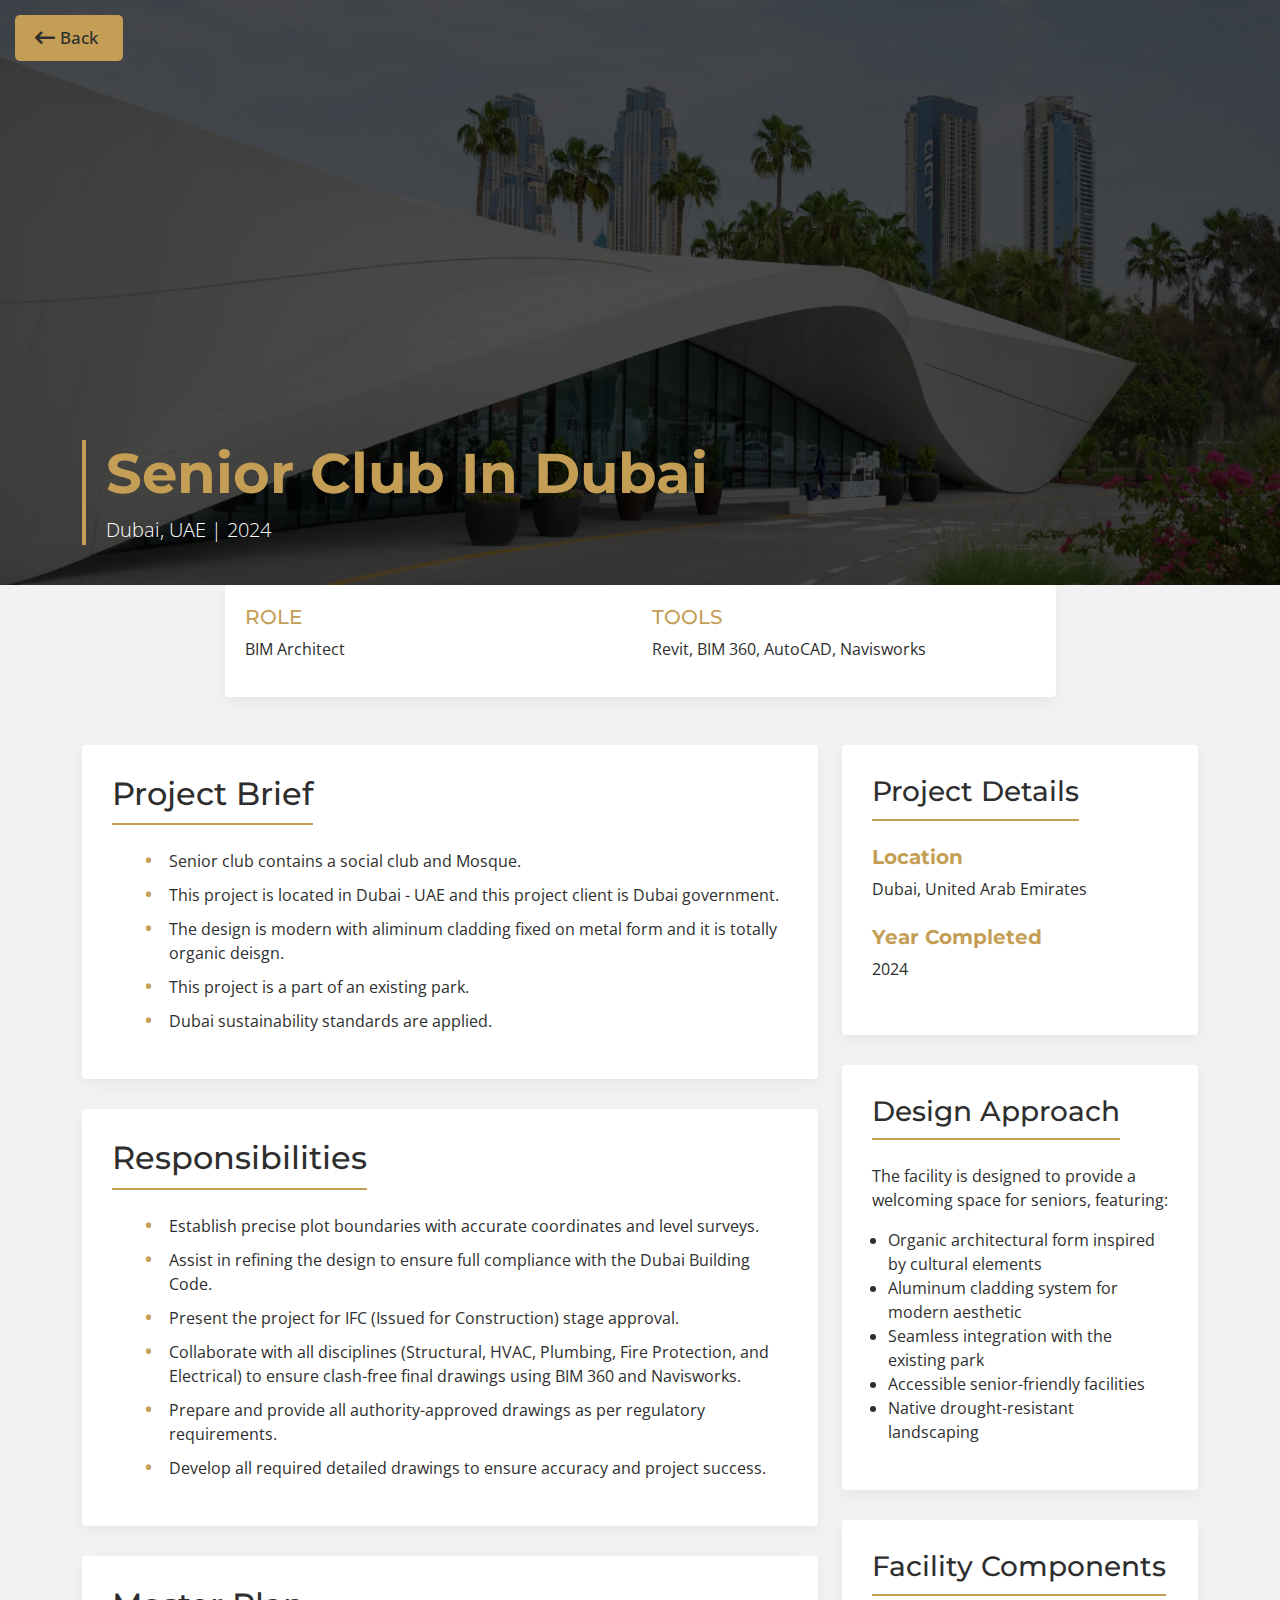
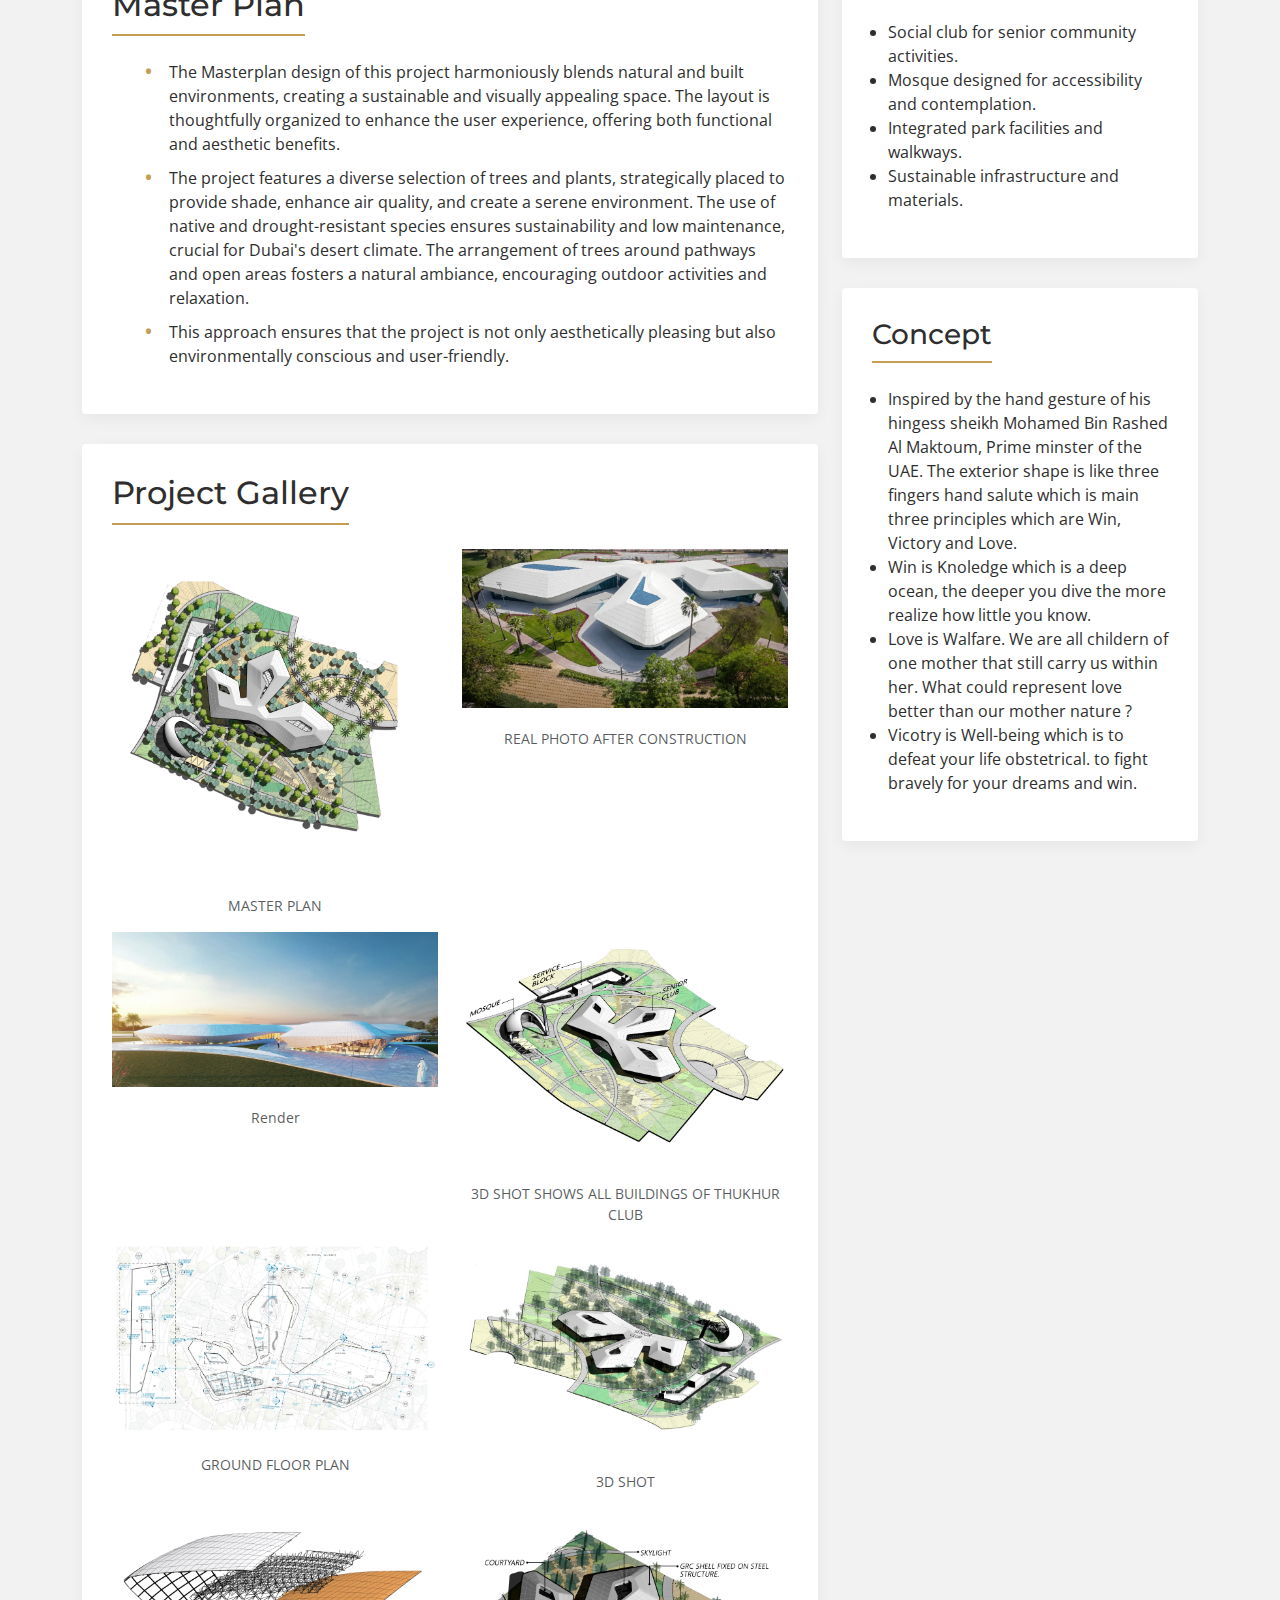
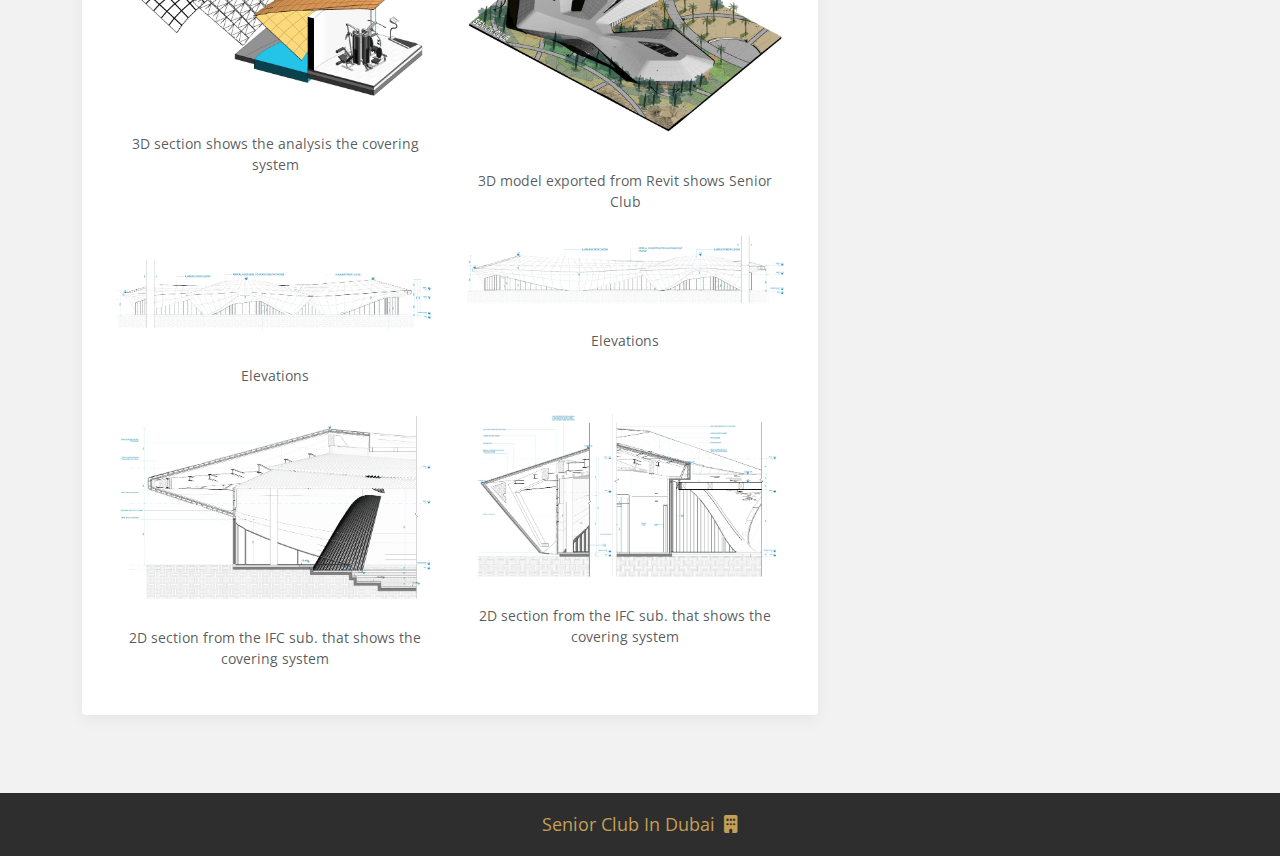
<file: project4.html>
<!DOCTYPE html>
<html lang="en">
  <head>
    <meta charset="UTF-8" />
    <meta name="viewport" content="width=device-width, initial-scale=1.0" />
    <meta name="description" content="Senior Club In Dubai - UAE" />
    <title>Senior Club In Dubai</title>
    <link rel="icon" href="./assets/images/icon.png" />
    <!-- font family -->
    <link
      href="https://fonts.googleapis.com/css2?family=Montserrat:ital,wght@0,100..900;1,100..900&family=Open+Sans:ital,wght@0,300..800;1,300..800&display=swap"
      rel="stylesheet"
    />
    <style>
      .project-hero {
        background: linear-gradient(rgba(0, 0, 0, 0.7), rgba(0, 0, 0, 0.7)),
          url(assets/images/project4/img3.webp) center/cover no-repeat;
        height: 65vh;
        display: flex;
        align-items: flex-end;
      }
    </style>
    <!-- fontawesome css -->
    <link rel="stylesheet" href="css/all.min.css" />
    <!-- Bootstrap 5 CSS -->
    <link rel="stylesheet" href="css/bootstrap.min.css" />
    <!-- custom css -->
    <link rel="stylesheet" href="css/projects.css" />
  </head>
  <body>
    <!-- back button -->
    <div
      class="back-btn position-fixed d-flex justify-content-center align-items-center"
    >
      <i class="fa-solid fa-arrow-left-long fs-5"></i>
      <a href="index.html">Back</a>
    </div>

    <!-- Project Hero Section -->
    <section class="project-hero">
      <div class="container">
        <div class="row">
          <div class="col-lg-8">
            <div class="project-title">
              <h1 class="display-4 fw-bold">Senior Club In Dubai</h1>
              <p class="lead">Dubai, UAE | 2024</p>
            </div>
          </div>
        </div>
      </div>
    </section>

    <!-- Project Meta -->
    <section class="container mt-n5">
      <div class="row justify-content-center">
        <div class="col-lg-9">
          <div class="project-meta">
            <div class="row">
              <div class="col-md-6 mb-3 mb-md-0">
                <h5 class="text-uppercase">Role</h5>
                <p>BIM Architect</p>
              </div>
              <div class="col-md-6">
                <h5 class="text-uppercase">Tools</h5>
                <p>Revit, BIM 360, AutoCAD, Navisworks</p>
              </div>
            </div>
          </div>
        </div>
      </div>
    </section>

    <!-- Project Content -->
    <section class="container py-5">
      <div class="row">
        <main class="col-lg-8">
          <!-- Brief Section -->
          <div class="project-section">
            <h2 class="section-title mb-4">Project Brief</h2>
            <ul class="responsibilities">
              <li>Senior club contains a social club and Mosque.</li>
              <li>
                This project is located in Dubai - UAE and this project client
                is Dubai government.
              </li>
              <li>
                The design is modern with aliminum cladding fixed on metal form
                and it is totally organic deisgn.
              </li>
              <li>This project is a part of an existing park.</li>
              <li>Dubai sustainability standards are applied.</li>
            </ul>
          </div>

          <!-- Responsibilities Section -->
          <div class="project-section">
            <h2 class="section-title mb-4">Responsibilities</h2>
            <ul class="responsibilities">
              <li>
                Establish precise plot boundaries with accurate coordinates and
                level surveys.
              </li>
              <li>
                Assist in refining the design to ensure full compliance with the
                Dubai Building Code.
              </li>
              <li>
                Present the project for IFC (Issued for Construction) stage
                approval.
              </li>
              <li>
                Collaborate with all disciplines (Structural, HVAC, Plumbing,
                Fire Protection, and Electrical) to ensure clash-free final
                drawings using BIM 360 and Navisworks.
              </li>
              <li>
                Prepare and provide all authority-approved drawings as per
                regulatory requirements.
              </li>
              <li>
                Develop all required detailed drawings to ensure accuracy and
                project success.
              </li>
            </ul>
          </div>

          <!-- master plan section -->
          <div class="project-section">
            <h2 class="section-title mb-4">Master Plan</h2>
            <ul class="responsibilities">
              <li>
                The Masterplan design of this project harmoniously blends
                natural and built environments, creating a sustainable and
                visually appealing space. The layout is thoughtfully organized
                to enhance the user experience, offering both functional and
                aesthetic benefits.
              </li>
              <li>
                The project features a diverse selection of trees and plants,
                strategically placed to provide shade, enhance air quality, and
                create a serene environment. The use of native and
                drought-resistant species ensures sustainability and low
                maintenance, crucial for Dubai's desert climate. The arrangement
                of trees around pathways and open areas fosters a natural
                ambiance, encouraging outdoor activities and relaxation.
              </li>
              <li>
                This approach ensures that the project is not only aesthetically
                pleasing but also environmentally conscious and user-friendly.
              </li>
            </ul>
          </div>

          <!-- Gallery Section -->
          <div class="project-section">
            <h2 class="section-title mb-4">Project Gallery</h2>
            <div class="row">
              <div class="col-md-6">
                <div class="gallery-img">
                  <img
                    src="assets/images/project4/img1.webp"
                    alt="Senior Club In Dubai"
                    class="img-fluid"
                    loading="lazy"
                  />
                </div>
                <p class="small text-muted text-center mt-2">MASTER PLAN</p>
              </div>
              <div class="col-md-6">
                <div class="gallery-img">
                  <img
                    src="assets/images/project4/img5.webp"
                    alt="Senior Club In Dubai"
                    class="img-fluid"
                    loading="lazy"
                  />
                </div>
                <p class="small text-muted text-center mt-2">
                  REAL PHOTO AFTER CONSTRUCTION
                </p>
              </div>
              <div class="col-md-6">
                <div class="gallery-img">
                  <img
                    src="assets/images/project4/img6.webp"
                    alt="Senior Club In Dubai"
                    class="img-fluid"
                    loading="lazy"
                  />
                </div>
                <p class="small text-muted text-center mt-2">Render</p>
              </div>
              <div class="col-md-6">
                <div class="gallery-img">
                  <img
                    src="assets/images/project4/img7.webp"
                    alt="Senior Club In Dubai"
                    class="img-fluid"
                    loading="lazy"
                  />
                </div>
                <p class="small text-muted text-center mt-2">
                  3D SHOT SHOWS ALL BUILDINGS OF THUKHUR CLUB
                </p>
              </div>
              <div class="col-md-6">
                <div class="gallery-img">
                  <img
                    src="assets/images/project4/img8.webp"
                    alt="Senior Club In Dubai"
                    class="img-fluid"
                    loading="lazy"
                  />
                </div>
                <p class="small text-muted text-center mt-2">
                  GROUND FLOOR PLAN
                </p>
              </div>
              <div class="col-md-6">
                <div class="gallery-img">
                  <img
                    src="assets/images/project4/img9.webp"
                    alt="Senior Club In Dubai"
                    class="img-fluid"
                    loading="lazy"
                  />
                </div>
                <p class="small text-muted text-center mt-2">3D SHOT</p>
              </div>
              <div class="col-md-6">
                <div class="gallery-img">
                  <img
                    src="assets/images/project4/img10.webp"
                    alt="Senior Club In Dubai"
                    class="img-fluid"
                    loading="lazy"
                  />
                </div>
                <p class="small text-muted text-center mt-2">
                  3D section shows the analysis the covering system
                </p>
              </div>
              <div class="col-md-6">
                <div class="gallery-img">
                  <img
                    src="assets/images/project4/img12.webp"
                    alt="Senior Club In Dubai"
                    class="img-fluid"
                    loading="lazy"
                  />
                </div>
                <p class="small text-muted text-center mt-2">
                  3D model exported from Revit shows Senior Club
                </p>
              </div>
              <div class="col-md-6">
                <div class="gallery-img">
                  <img
                    src="assets/images/project4/img14.webp"
                    alt="Senior Club In Dubai"
                    class="img-fluid"
                    loading="lazy"
                  />
                </div>
                <p class="small text-muted text-center mt-2">Elevations</p>
              </div>
              <div class="col-md-6">
                <div class="gallery-img">
                  <img
                    src="assets/images/project4/img15.webp"
                    alt="Senior Club In Dubai"
                    class="img-fluid"
                    loading="lazy"
                  />
                </div>
                <p class="small text-muted text-center mt-2">Elevations</p>
              </div>
              <div class="col-md-6">
                <div class="gallery-img">
                  <img
                    src="assets/images/project4/img13.webp"
                    alt="Senior Club In Dubai"
                    class="img-fluid"
                    loading="lazy"
                  />
                </div>
                <p class="small text-muted text-center mt-2">
                  2D section from the IFC sub. that shows the covering system
                </p>
              </div>
              <div class="col-md-6">
                <div class="gallery-img">
                  <img
                    src="assets/images/project4/img16.webp"
                    alt="Senior Club In Dubai"
                    class="img-fluid"
                    loading="lazy"
                  />
                </div>
                <p class="small text-muted text-center mt-2">
                  2D section from the IFC sub. that shows the covering system
                </p>
              </div>
            </div>
          </div>
        </main>

        <!-- Sidebar -->
        <aside class="col-lg-4">
          <div class="project-section">
            <h3 class="section-title mb-4">Project Details</h3>
            <div class="mb-4">
              <h5 class="fw-bold">Location</h5>
              <p>Dubai, United Arab Emirates</p>
            </div>
            <div class="mb-4">
              <h5 class="fw-bold">Year Completed</h5>
              <p>2024</p>
            </div>
          </div>

          <div class="project-section">
            <h3 class="section-title mb-4">Design Approach</h3>
            <p>
              The facility is designed to provide a welcoming space for seniors,
              featuring:
            </p>
            <ul class="ps-3">
              <li>Organic architectural form inspired by cultural elements</li>
              <li>Aluminum cladding system for modern aesthetic</li>
              <li>Seamless integration with the existing park</li>
              <li>Accessible senior-friendly facilities</li>
              <li>Native drought-resistant landscaping</li>
            </ul>
          </div>

          <div class="project-section">
            <h3 class="section-title mb-4">Facility Components</h3>
            <ul class="ps-3">
              <li>Social club for senior community activities.</li>
              <li>Mosque designed for accessibility and contemplation.</li>
              <li>Integrated park facilities and walkways.</li>
              <li>Sustainable infrastructure and materials.</li>
            </ul>
          </div>
          <div class="project-section">
            <h3 class="section-title mb-4">Concept</h3>
            <ul class="ps-3">
              <li>
                Inspired by the hand gesture of his hingess sheikh Mohamed Bin
                Rashed Al Maktoum, Prime minster of the UAE. The exterior shape
                is like three fingers hand salute which is main three principles
                which are Win, Victory and Love.
              </li>
              <li>
                Win is Knoledge which is a deep ocean, the deeper you dive the
                more realize how little you know.
              </li>
              <li>
                Love is Walfare. We are all childern of one mother that still
                carry us within her. What could represent love better than our
                mother nature ?
              </li>
              <li>
                Vicotry is Well-being which is to defeat your life obstetrical.
                to fight bravely for your dreams and win.
              </li>
            </ul>
          </div>
        </aside>
      </div>
    </section>

    <!-- start project footer -->
    <footer>
      <div class="text-center py-2">
        <a href="#"
          >Senior Club In Dubai <i class="fa-solid fa-building ms-1"></i></a>
      </div>
    </footer>
    <!-- start project footer -->

    <!-- Bootstrap 5 JS -->
    <script src="js/bootstrap.bundle.min.js"></script>
  </body>
</html>
</file>
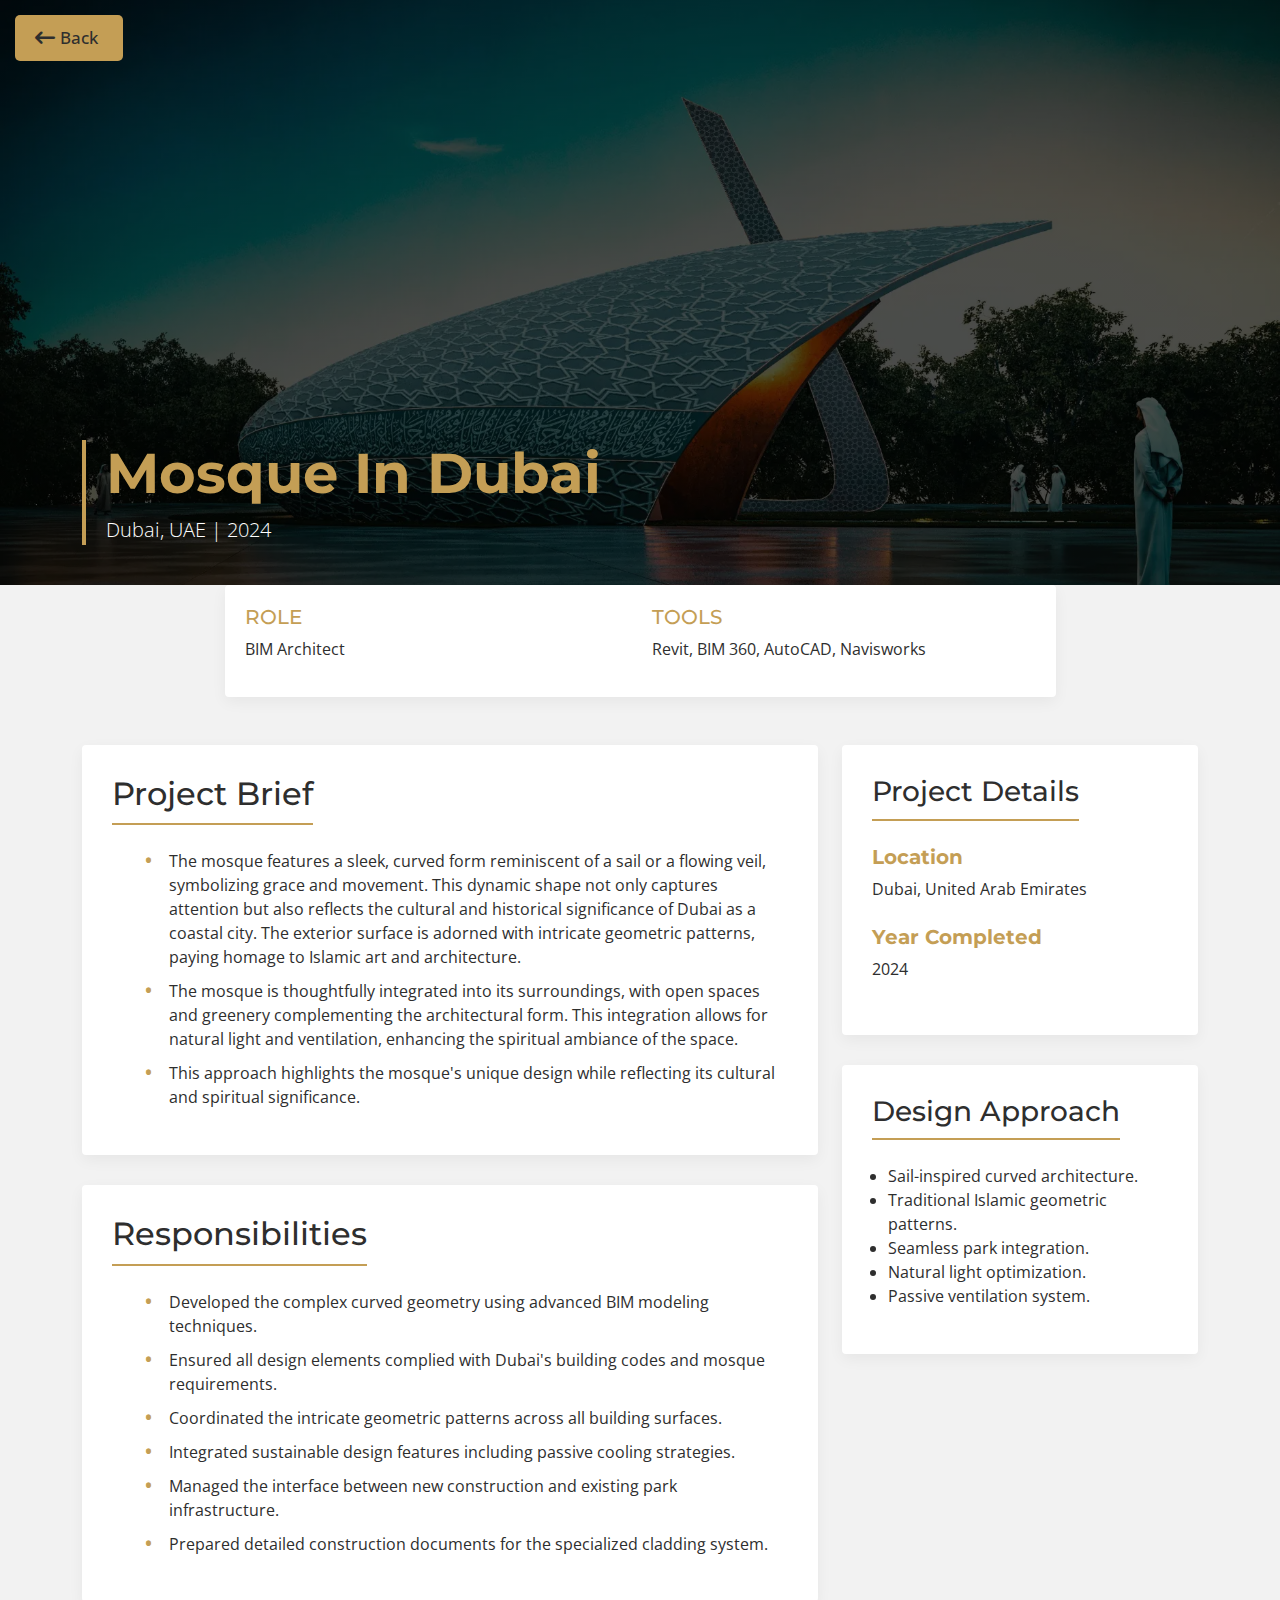
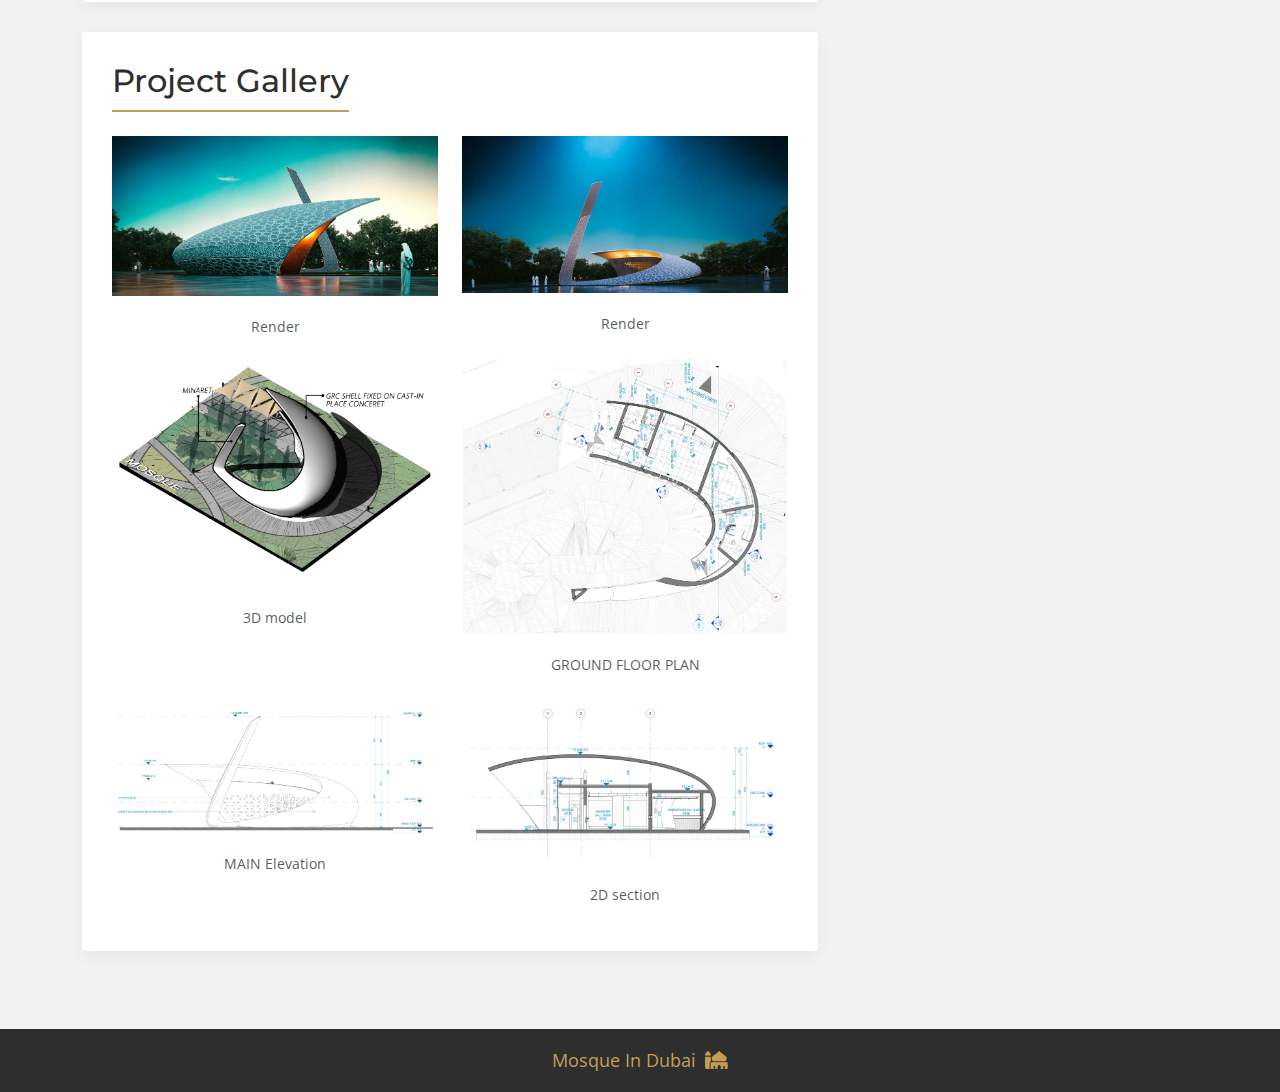
<file: project5.html>
<!DOCTYPE html>
<html lang="en">
  <head>
    <meta charset="UTF-8" />
    <meta name="viewport" content="width=device-width, initial-scale=1.0" />
    <meta name="description" content="Mosque In Dubai - UAE" />
    <title>Mosque In Dubai</title>
    <link rel="icon" href="./assets/images/icon.png" />
    <!-- font family -->
    <link
      href="https://fonts.googleapis.com/css2?family=Montserrat:ital,wght@0,100..900;1,100..900&family=Open+Sans:ital,wght@0,300..800;1,300..800&display=swap"
      rel="stylesheet"
    />
    <style>
      .project-hero {
        background: linear-gradient(rgba(0, 0, 0, 0.7), rgba(0, 0, 0, 0.7)),
          url(assets/images/project5/img1.webp) center/cover no-repeat;
        height: 65vh;
        display: flex;
        align-items: flex-end;
      }
    </style>
    <!-- fontawesome css -->
    <link rel="stylesheet" href="css/all.min.css" />
    <!-- Bootstrap 5 CSS -->
    <link rel="stylesheet" href="css/bootstrap.min.css" />
    <!-- custom css -->
    <link rel="stylesheet" href="css/projects.css" />
  </head>
  <body>
    <!-- back button -->
    <div
      class="back-btn position-fixed d-flex justify-content-center align-items-center"
    >
      <i class="fa-solid fa-arrow-left-long fs-5"></i>
      <a href="index.html">Back</a>
    </div>

    <!-- Project Hero Section -->
    <section class="project-hero">
      <div class="container">
        <div class="row">
          <div class="col-lg-8">
            <div class="project-title">
              <h1 class="display-4 fw-bold">Mosque In Dubai</h1>
              <p class="lead">Dubai, UAE | 2024</p>
            </div>
          </div>
        </div>
      </div>
    </section>

    <!-- Project Meta -->
    <section class="container mt-n5">
      <div class="row justify-content-center">
        <div class="col-lg-9">
          <div class="project-meta">
            <div class="row">
              <div class="col-md-6 mb-3 mb-md-0">
                <h5 class="text-uppercase">Role</h5>
                <p>BIM Architect</p>
              </div>
              <div class="col-md-6">
                <h5 class="text-uppercase">Tools</h5>
                <p>Revit, BIM 360, AutoCAD, Navisworks</p>
              </div>
            </div>
          </div>
        </div>
      </div>
    </section>

    <!-- Project Content -->
    <section class="container py-5">
      <div class="row">
        <main class="col-lg-8">
          <!-- Brief Section -->
          <div class="project-section">
            <h2 class="section-title mb-4">Project Brief</h2>
            <ul class="responsibilities">
              <li>
                The mosque features a sleek, curved form reminiscent of a sail
                or a flowing veil, symbolizing grace and movement. This dynamic
                shape not only captures attention but also reflects the cultural
                and historical significance of Dubai as a coastal city. The
                exterior surface is adorned with intricate geometric patterns,
                paying homage to Islamic art and architecture.
              </li>
              <li>
                The mosque is thoughtfully integrated into its surroundings,
                with open spaces and greenery complementing the architectural
                form. This integration allows for natural light and ventilation,
                enhancing the spiritual ambiance of the space.
              </li>
              <li>
                This approach highlights the mosque's unique design while
                reflecting its cultural and spiritual significance.
              </li>
            </ul>
          </div>

          <!-- Responsibilities Section -->
          <div class="project-section">
            <h2 class="section-title mb-4">Responsibilities</h2>
            <ul class="responsibilities">
              <li>
                Developed the complex curved geometry using advanced BIM
                modeling techniques.
              </li>
              <li>
                Ensured all design elements complied with Dubai's building codes
                and mosque requirements.
              </li>
              <li>
                Coordinated the intricate geometric patterns across all building
                surfaces.
              </li>
              <li>
                Integrated sustainable design features including passive cooling
                strategies.
              </li>
              <li>
                Managed the interface between new construction and existing park
                infrastructure.
              </li>
              <li>
                Prepared detailed construction documents for the specialized
                cladding system.
              </li>
            </ul>
          </div>

          <!-- Gallery Section -->
          <div class="project-section">
            <h2 class="section-title mb-4">Project Gallery</h2>
            <div class="row">
              <div class="col-md-6">
                <div class="gallery-img">
                  <img
                    src="assets/images/project5/img1.webp"
                    alt="Mosque In Dubai"
                    class="img-fluid"
                    loading="lazy"
                  />
                </div>
                <p class="small text-muted text-center mt-2">Render</p>
              </div>
              <div class="col-md-6">
                <div class="gallery-img">
                  <img
                    src="assets/images/project5/img2.webp"
                    alt="Mosque In Dubai"
                    class="img-fluid"
                    loading="lazy"
                  />
                </div>
                <p class="small text-muted text-center mt-2">Render</p>
              </div>
              <div class="col-md-6">
                <div class="gallery-img">
                  <img
                    src="assets/images/project5/img3.webp"
                    alt="Mosque In Dubai"
                    class="img-fluid"
                    loading="lazy"
                  />
                </div>
                <p class="small text-muted text-center mt-2">3D model</p>
              </div>
              <div class="col-md-6">
                <div class="gallery-img">
                  <img
                    src="assets/images/project5/img4.webp"
                    alt="Mosque In Dubai"
                    class="img-fluid"
                    loading="lazy"
                  />
                </div>
                <p class="small text-muted text-center mt-2">
                  GROUND FLOOR PLAN
                </p>
              </div>
              <div class="col-md-6">
                <div class="gallery-img">
                  <img
                    src="assets/images/project5/img5.webp"
                    alt="Mosque In Dubai"
                    class="img-fluid"
                    loading="lazy"
                  />
                </div>
                <p class="small text-muted text-center mt-2">MAIN Elevation</p>
              </div>
              <div class="col-md-6">
                <div class="gallery-img">
                  <img
                    src="assets/images/project5/img6.webp"
                    alt="Mosque In Dubai"
                    class="img-fluid"
                    loading="lazy"
                  />
                </div>
                <p class="small text-muted text-center mt-2">2D section</p>
              </div>
            </div>
          </div>
        </main>

        <!-- Sidebar -->
        <aside class="col-lg-4">
          <div class="project-section">
            <h3 class="section-title mb-4">Project Details</h3>
            <div class="mb-4">
              <h5 class="fw-bold">Location</h5>
              <p>Dubai, United Arab Emirates</p>
            </div>
            <div class="mb-4">
              <h5 class="fw-bold">Year Completed</h5>
              <p>2024</p>
            </div>
          </div>

          <div class="project-section">
            <h3 class="section-title mb-4">Design Approach</h3>
            <ul class="ps-3">
              <li>Sail-inspired curved architecture.</li>
              <li>Traditional Islamic geometric patterns.</li>
              <li>Seamless park integration.</li>
              <li>Natural light optimization.</li>
              <li>Passive ventilation system.</li>
            </ul>
          </div>
        </aside>
      </div>
    </section>

    <!-- start project footer -->
    <footer>
      <div class="text-center py-2">
        <a href="#"
          >Mosque In Dubai <i class="fa-solid fa-mosque ms-1"></i
        ></a>
      </div>
    </footer>
    <!-- start project footer -->

    <!-- Bootstrap 5 JS -->
    <script src="js/bootstrap.bundle.min.js"></script>
  </body>
</html>
</file>
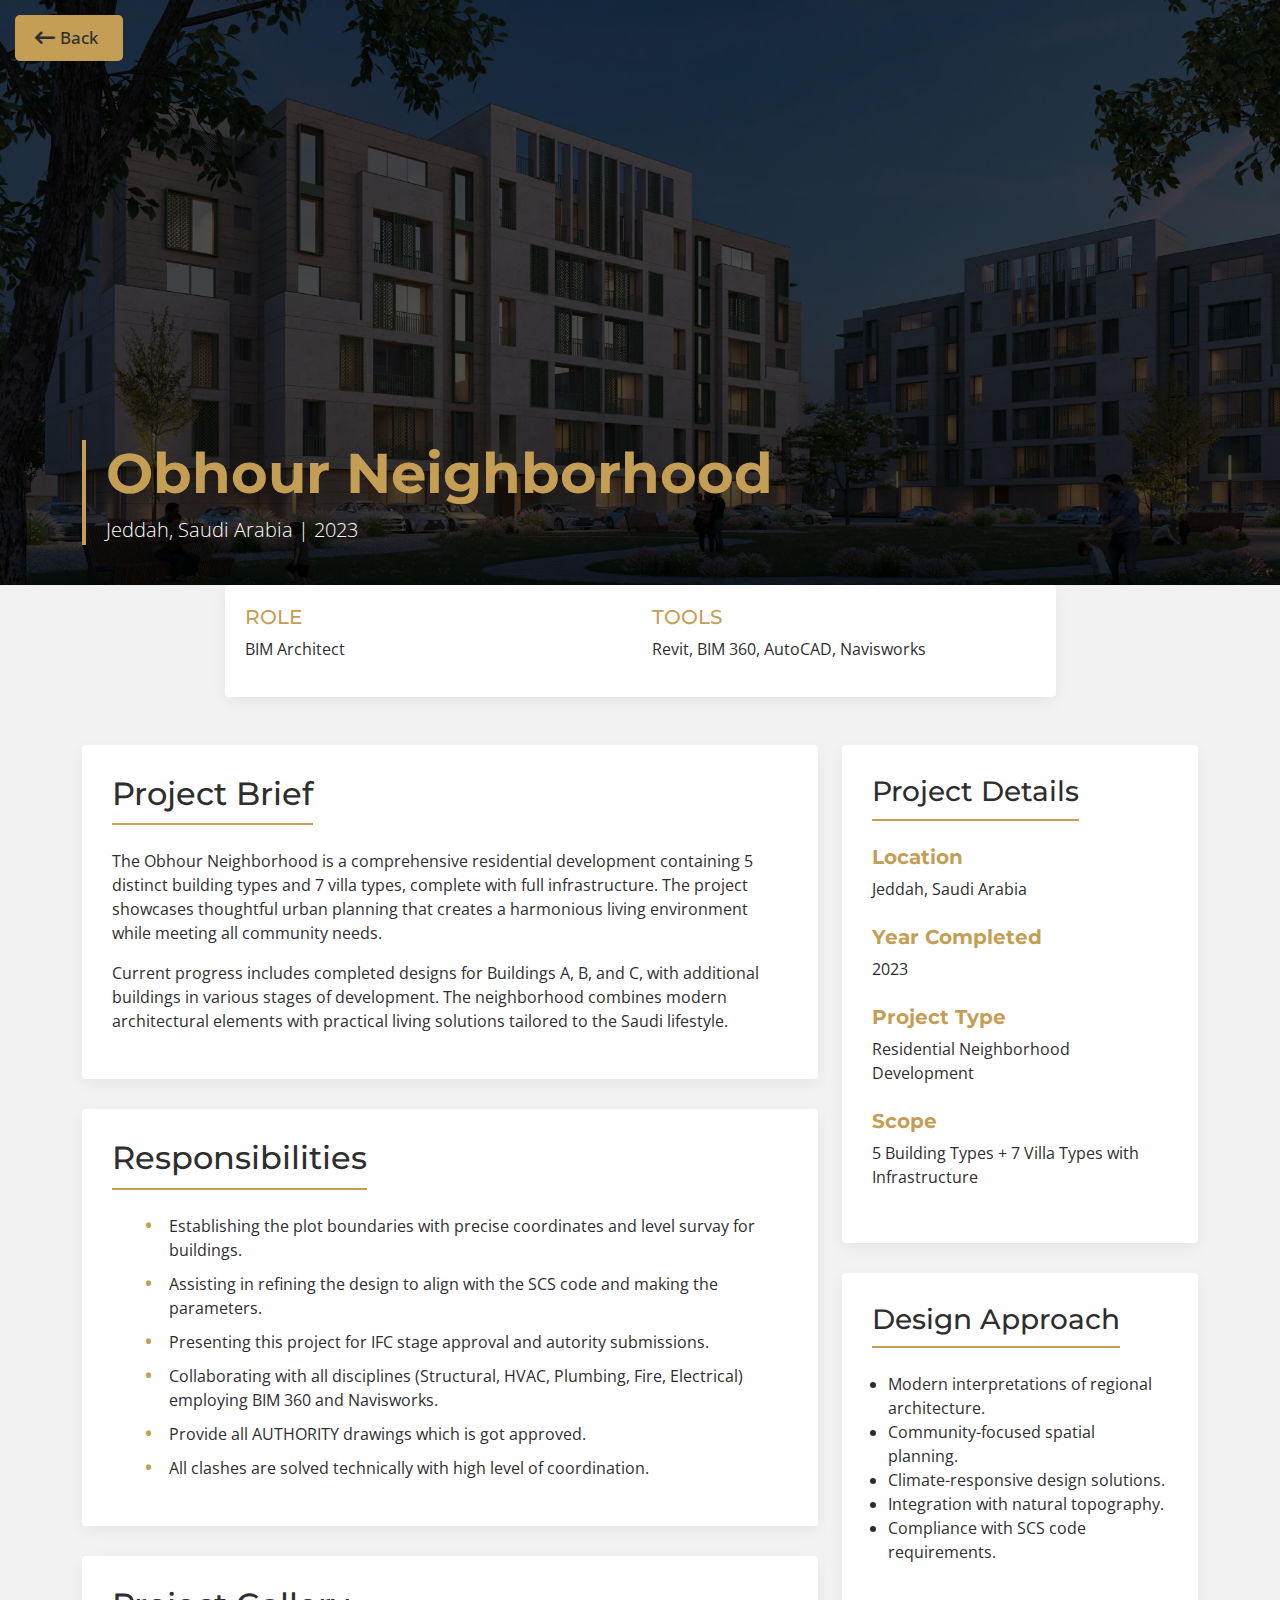
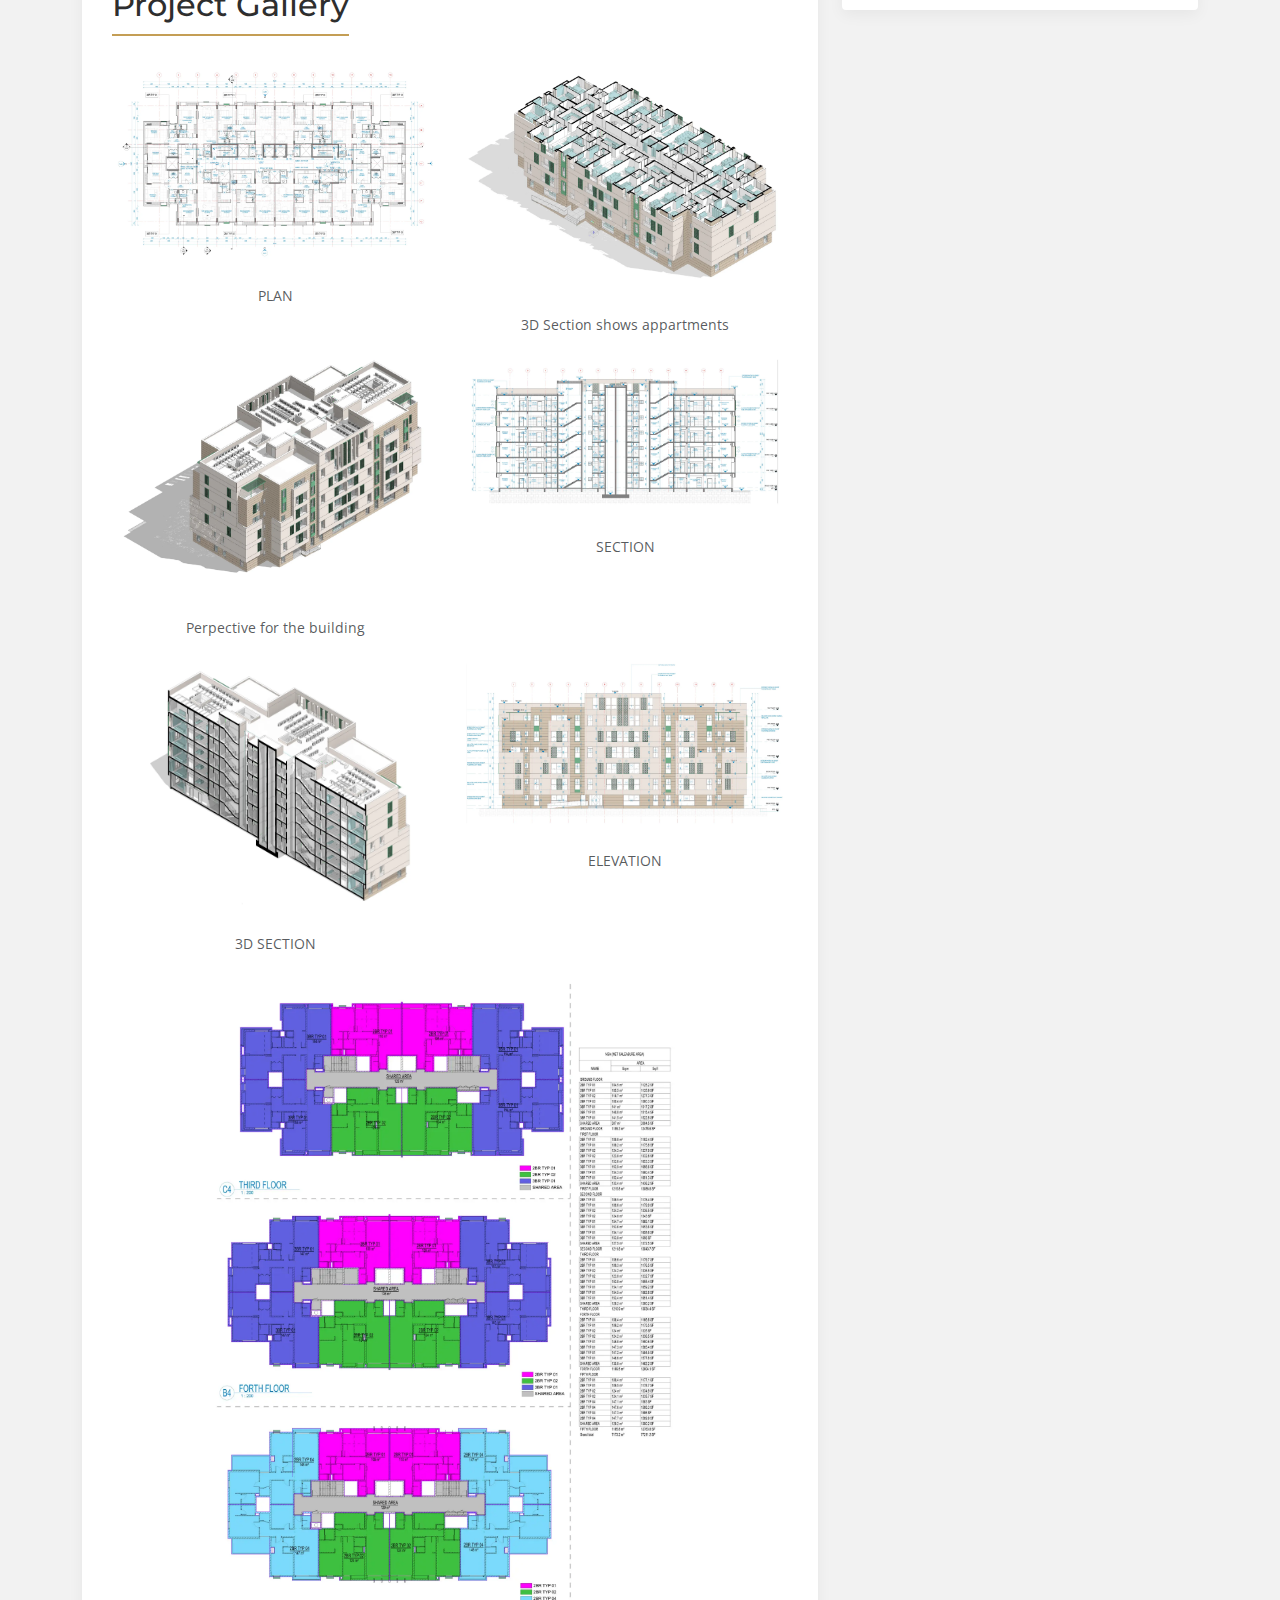
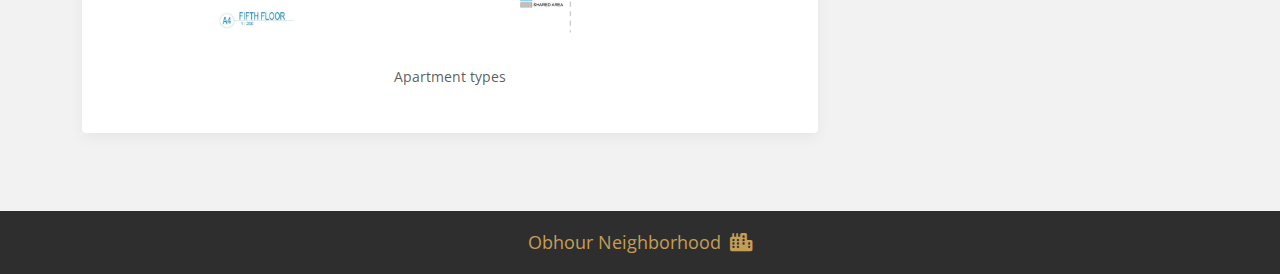
<file: project6.html>
<!DOCTYPE html>
<html lang="en">
  <head>
    <meta charset="UTF-8" />
    <meta name="viewport" content="width=device-width, initial-scale=1.0" />
    <meta
      name="description"
      content="Obhour Neighborhood - Residential development with 5 building types and 7 villa types"
    />
    <title>Obhour Neighborhood</title>
    <link rel="icon" href="./assets/images/icon.png" />
    <!-- font family -->
    <link
      href="https://fonts.googleapis.com/css2?family=Montserrat:ital,wght@0,100..900;1,100..900&family=Open+Sans:ital,wght@0,300..800;1,300..800&display=swap"
      rel="stylesheet"
    />
    <style>
      .project-hero {
        background: linear-gradient(rgba(0, 0, 0, 0.7), rgba(0, 0, 0, 0.7)),
          url(assets/images/project6/img3.webp) center/cover no-repeat;
        height: 65vh;
        display: flex;
        align-items: flex-end;
      }
    </style>
    <!-- fontawesome css -->
    <link rel="stylesheet" href="css/all.min.css" />
    <!-- Bootstrap 5 CSS -->
    <link rel="stylesheet" href="css/bootstrap.min.css" />
    <!-- custom css -->
    <link rel="stylesheet" href="css/projects.css" />
  </head>
  <body>
    <!-- back button -->
    <div
      class="back-btn position-fixed d-flex justify-content-center align-items-center"
    >
      <i class="fa-solid fa-arrow-left-long fs-5"></i>
      <a href="index.html">Back</a>
    </div>

    <!-- Project Hero Section -->
    <section class="project-hero">
      <div class="container">
        <div class="row">
          <div class="col-lg-8">
            <div class="project-title">
              <h1 class="display-4 fw-bold">Obhour Neighborhood</h1>
              <p class="lead">Jeddah, Saudi Arabia | 2023</p>
            </div>
          </div>
        </div>
      </div>
    </section>

    <!-- Project Meta -->
    <section class="container mt-n5">
      <div class="row justify-content-center">
        <div class="col-lg-9">
          <div class="project-meta">
            <div class="row">
              <div class="col-md-6 mb-3 mb-md-0">
                <h5 class="text-uppercase">Role</h5>
                <p>BIM Architect</p>
              </div>
              <div class="col-md-6">
                <h5 class="text-uppercase">Tools</h5>
                <p>Revit, BIM 360, AutoCAD, Navisworks</p>
              </div>
            </div>
          </div>
        </div>
      </div>
    </section>

    <!-- Project Content -->
    <section class="container py-5">
      <div class="row">
        <main class="col-lg-8">
          <!-- Brief Section -->
          <div class="project-section">
            <h2 class="section-title mb-4">Project Brief</h2>
            <p>
              The Obhour Neighborhood is a comprehensive residential development
              containing 5 distinct building types and 7 villa types, complete
              with full infrastructure. The project showcases thoughtful urban
              planning that creates a harmonious living environment while
              meeting all community needs.
            </p>
            <p>
              Current progress includes completed designs for Buildings A, B,
              and C, with additional buildings in various stages of development.
              The neighborhood combines modern architectural elements with
              practical living solutions tailored to the Saudi lifestyle.
            </p>
          </div>

          <!-- Responsibilities Section -->
          <div class="project-section">
            <h2 class="section-title mb-4">Responsibilities</h2>
            <ul class="responsibilities">
              <li>
                Establishing the plot boundaries with precise coordinates and
                level survay for buildings.
              </li>
              <li>
                Assisting in refining the design to align with the SCS code and
                making the parameters.
              </li>
              <li>
                Presenting this project for IFC stage approval and autority
                submissions.
              </li>
              <li>
                Collaborating with all disciplines (Structural, HVAC, Plumbing,
                Fire, Electrical) employing BIM 360 and Navisworks.
              </li>
              <li>Provide all AUTHORITY drawings which is got approved.</li>
              <li>
                All clashes are solved technically with high level of
                coordination.
              </li>
            </ul>
          </div>

          <!-- Gallery Section -->
          <div class="project-section">
            <h2 class="section-title mb-4">Project Gallery</h2>
            <div class="row">
              <div class="col-md-6">
                <div class="gallery-img">
                  <img
                    src="assets/images/project6/img4.webp"
                    alt="Obhour Neighborhood KSA"
                    class="img-fluid"
                    loading="lazy"
                  />
                </div>
                <p class="small text-muted text-center mt-2">PLAN</p>
              </div>
              <div class="col-md-6">
                <div class="gallery-img">
                  <img
                    src="assets/images/project6/img5.webp"
                    alt="Obhour Neighborhood KSA"
                    class="img-fluid"
                    loading="lazy"
                  />
                </div>
                <p class="small text-muted text-center mt-2">
                  3D Section shows appartments
                </p>
              </div>
              <div class="col-md-6">
                <div class="gallery-img">
                  <img
                    src="assets/images/project6/img6.webp"
                    alt="Obhour Neighborhood KSA"
                    class="img-fluid"
                    loading="lazy"
                  />
                </div>
                <p class="small text-muted text-center mt-2">
                  Perpective for the building
                </p>
              </div>
              <div class="col-md-6">
                <div class="gallery-img">
                  <img
                    src="assets/images/project6/img7.webp"
                    alt="Obhour Neighborhood KSA"
                    class="img-fluid"
                    loading="lazy"
                  />
                </div>
                <p class="small text-muted text-center mt-2">SECTION</p>
              </div>
              <div class="col-md-6">
                <div class="gallery-img">
                  <img
                    src="assets/images/project6/img8.webp"
                    alt="Obhour Neighborhood KSA"
                    class="img-fluid"
                    loading="lazy"
                  />
                </div>
                <p class="small text-muted text-center mt-2">3D SECTION</p>
              </div>
              <div class="col-md-6">
                <div class="gallery-img">
                  <img
                    src="assets/images/project6/img9.webp"
                    alt="Obhour Neighborhood KSA"
                    class="img-fluid"
                    loading="lazy"
                  />
                </div>
                <p class="small text-muted text-center mt-2">ELEVATION</p>
              </div>
              <div class="col-md-12">
                <div class="gallery-img">
                  <img
                    src="assets/images/project6/img10.webp"
                    alt="Obhour Neighborhood KSA"
                    class="img-fluid"
                    loading="lazy"
                  />
                </div>
                <p class="small text-muted text-center mt-2">Apartment types</p>
              </div>
            </div>
          </div>
        </main>

        <!-- Sidebar -->
        <aside class="col-lg-4">
          <div class="project-section">
            <h3 class="section-title mb-4">Project Details</h3>
            <div class="mb-4">
              <h5 class="fw-bold">Location</h5>
              <p>Jeddah, Saudi Arabia</p>
            </div>
            <div class="mb-4">
              <h5 class="fw-bold">Year Completed</h5>
              <p>2023</p>
            </div>
            <div class="mb-4">
              <h5 class="fw-bold">Project Type</h5>
              <p>Residential Neighborhood Development</p>
            </div>
            <div class="mb-4">
              <h5 class="fw-bold">Scope</h5>
              <p>5 Building Types + 7 Villa Types with Infrastructure</p>
            </div>
          </div>

          <div class="project-section">
            <h3 class="section-title mb-4">Design Approach</h3>
            <ul class="ps-3">
              <li>Modern interpretations of regional architecture.</li>
              <li>Community-focused spatial planning.</li>
              <li>Climate-responsive design solutions.</li>
              <li>Integration with natural topography.</li>
              <li>Compliance with SCS code requirements.</li>
            </ul>
          </div>
        </aside>
      </div>
    </section>

    <!-- start project footer -->
    <footer>
      <div class="text-center py-2">
        <a href="#">Obhour Neighborhood <i class="fa-solid fa-city ms-1"></i></a>
      </div>
    </footer>
    <!-- start project footer -->

    <!-- Bootstrap 5 JS -->
    <script src="js/bootstrap.bundle.min.js"></script>
  </body>
</html>
</file>
<file: css/projects.css>
:root {
  --primary-color: #2e2e2e;
  --text-color: #5a5a5a;
  --light-gray: #f2f2f2;
  --secondary-color: #c49e55;
  --bg-color: #e5d2b0;
}

body {
  background-color: var(--light-gray) !important;
  color: var(--primary-color);
  font-family: "Open Sans", sans-serif;
}

h1,
h2,
h3,
h4,
h5,
h6 {
  font-family: "Montserrat", sans-serif;
  color: var(--primary-color) !important;
}

a {
  text-decoration: none;
}

.project-title {
  color: #fff;
  border-left: 4px solid var(--secondary-color);
  padding-left: 20px;
  margin-bottom: 40px;
}

.project-title h1 {
  color: var(--secondary-color) !important;
}

.project-meta {
  background-color: white;
  padding: 20px;
  border-radius: 4px;
  box-shadow: 0 5px 15px rgba(0, 0, 0, 0.05);
}

.project-meta h5 {
  color: var(--secondary-color) !important;
}

.project-section {
  background-color: white;
  border-radius: 4px;
  padding: 30px;
  margin-bottom: 30px;
  box-shadow: 0 5px 15px rgba(0, 0, 0, 0.05);
}

.section-title {
  color: var(--primary-color);
  border-bottom: 2px solid var(--secondary-color);
  padding-bottom: 10px;
  display: inline-block;
}

.gallery-img {
  transition: transform 0.3s;
  margin-bottom: 20px;
}

.gallery-img:hover {
  transform: scale(1.02);
}

.responsibilities li {
  margin-bottom: 10px;
  position: relative;
  padding-left: 25px;
  list-style: none;
}

.responsibilities li:before {
  content: "•";
  color: var(--secondary-color);
  font-size: 1.5rem;
  position: absolute;
  left: 0;
  top: -7px;
}

aside .project-section h5 {
  color: var(--secondary-color) !important;
}

.back-btn {
  top: 15px;
  left: 15px;
  background-color: var(--secondary-color);
  padding: 10px 25px;
  border-radius: 5px;
  cursor: pointer;
  z-index: 9999;
}

.back-btn a {
  color: var(--primary-color);
  text-decoration: none;
  font-weight: 500;
  font-size: 17px;
}

.back-btn i {
  transform: translateX(-5px);
  transition: all 0.3s;
}

.back-btn:hover i {
  transform: translateX(-15px);
}

footer {
  background-color: var(--primary-color);
  padding-block: 10px;
}

footer a {
  font-size: 18px;
  color: var(--secondary-color) !important;
}

@media screen and (max-width: 768px) {
  .project-hero {
    height: 50vh;
  }

  .back-btn {
    top: 15px;
    left: 8px;
    padding: 8px 20px;
  }
}

@media screen and (max-width: 576px) {
  .back-btn {
    top: 15px;
    left: 8px;
    padding: 5px 15px;
  }

  .back-btn a {
    font-size: 16px;
  }

  .back-btn i {
    font-size: 16px !important;
  }

  .back-btn:hover i {
    transform: translateX(-12px);
  }
}
</file>
